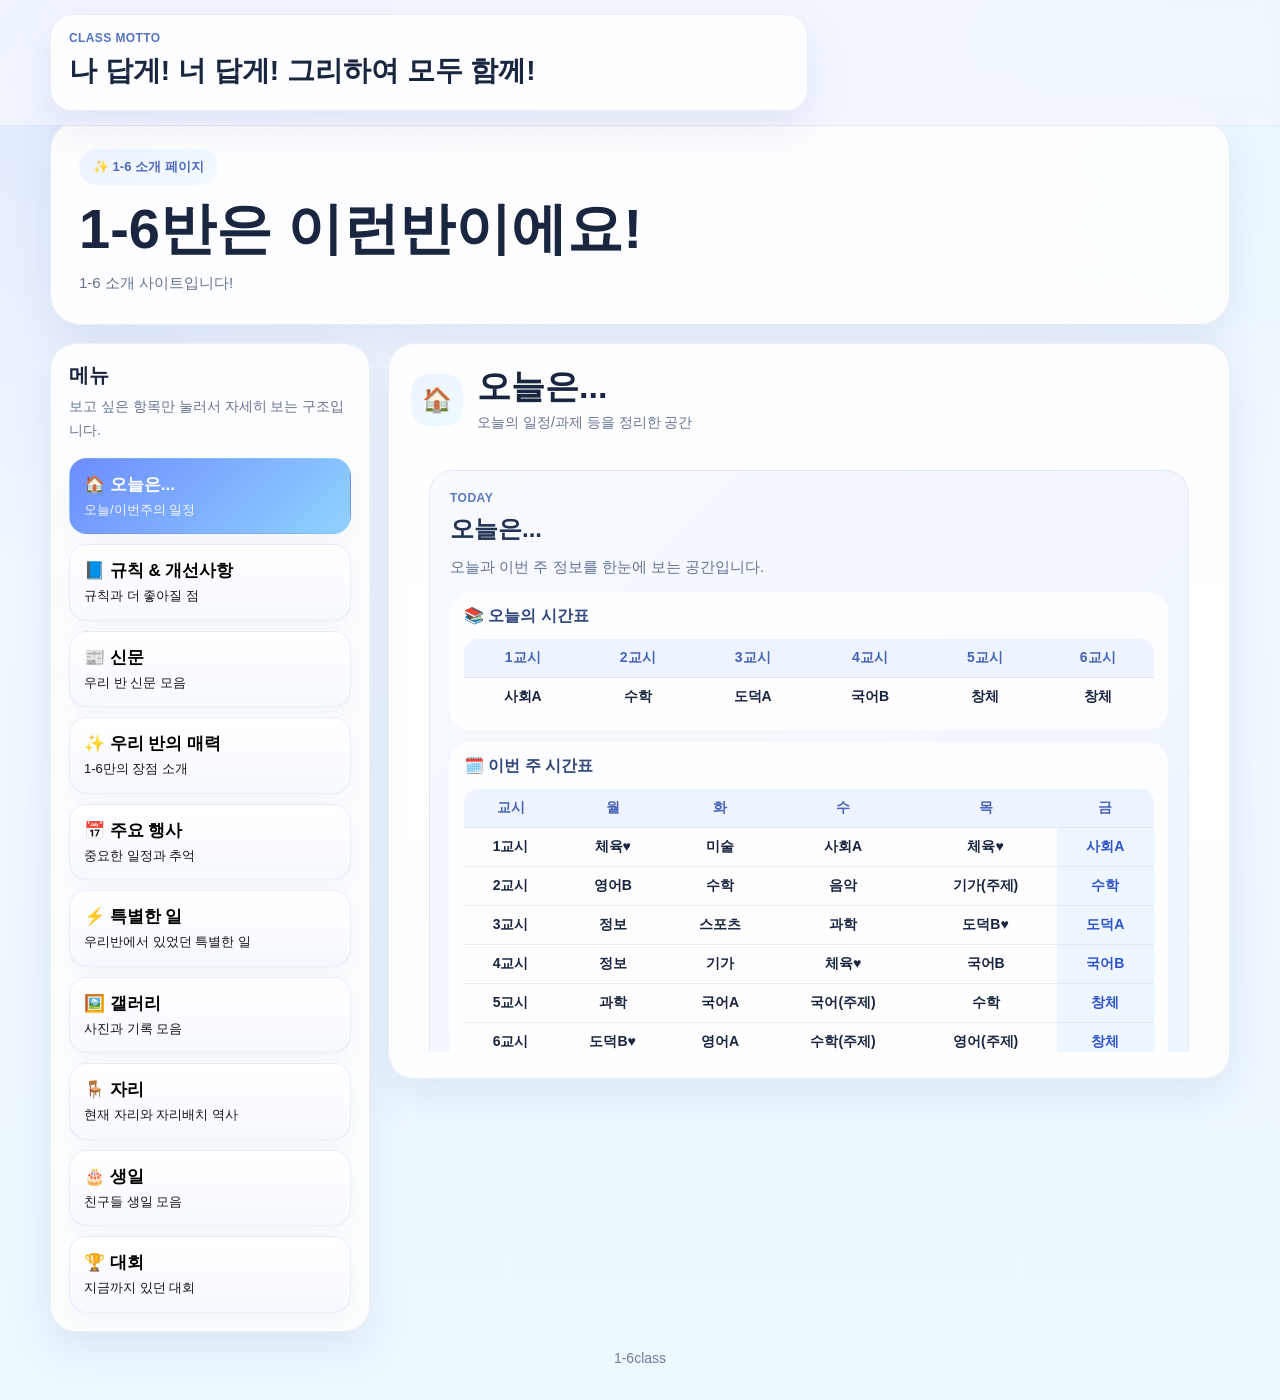
<file: index.html>
<!doctype html>
<html lang="ko">
  <head>
    <meta charset="UTF-8" />
    <meta name="viewport" content="width=device-width, initial-scale=1.0" />
    <meta name="robots" content="noindex, nofollow" />
    <title>1-6 소개 페이지</title>
    <link rel="stylesheet" href="style.css" />
    <link rel="stylesheet" href="scrollbar.css" />
  </head>
  <body>
    <div class="topbar">
      <div class="topbar-inner">
        <div class="motto-box">
          <div class="label">CLASS MOTTO</div>
          <div class="motto-main">나 답게! 너 답게! 그리하여 모두 함께!</div>
        </div>
        <div class="status-box">
          7
          <div class="label">NOW VIEWING</div>
          <div class="status-title" id="nowViewing">오늘은...</div>
          <div class="status-desc">
              1-6 소개 페이지에 오신 것을 환영합니다! 보고 싶은 항목을 메뉴에서 선택해 주세요.
            </div>
          </div>
        </div>
      </div>
    </div>
    <button
      class="mobile-fab-menu"
      id="mobileFabMenu"
      type="button"
      aria-label="메뉴 열기"
      aria-expanded="false"
      onclick="toggleMobileMenu()"
    >
      <span></span>
      <span></span>
      <span></span>
    </button>

    <div
      class="mobile-menu-backdrop"
      id="mobileMenuBackdrop"
      onclick="closeMobileMenu()"
    ></div>

    <nav class="mobile-side-menu" id="mobileSideMenu" aria-hidden="true">
      <div class="mobile-side-menu-head">
        <div class="mobile-side-menu-title">메뉴</div>
        <button
          class="mobile-side-close"
          type="button"
          aria-label="메뉴 닫기"
          onclick="closeMobileMenu()"
        >
          ✕
        </button>
      </div>

      <div class="mobile-side-menu-list">
        <button
          class="mobile-side-btn active"
          data-page="home"
          onclick="showPage('home', this)"
        >
          오늘은...
        <button
          class="mobile-side-btn"
          data-page="rules_improve"
          onclick="showPage('rules_improve', this)"
        >
          규칙 & 개선사항
        </button>
        <button
          class="mobile-side-btn"
          data-page="article"
          onclick="showPage('article', this)"
        >
          우리반 신문
        </button>
        <button
          class="mobile-side-btn"
          data-page="charm"
          onclick="showPage('charm', this)"
        >
          우리반의 매력
        </button>
        <button
          class="mobile-side-btn"
          data-page="events"
          onclick="showPage('events', this)"
        >
          행사
        </button>
        <button
          class="mobile-side-btn"
          data-page="special"
          onclick="showPage('special', this)"
        >
          특별한 일
        </button>
        <button
          class="mobile-side-btn"
          data-page="gallery"
          onclick="showPage('gallery', this)"
        >
          갤러리
        </button>
        <button
          class="mobile-side-btn"
          data-page="seats"
          onclick="showPage('seats', this)"
        >
          자리
        </button>
        <button
          class="mobile-side-btn"
          data-page="birthday"
          onclick="showPage('birthday', this)"
        >
          생일
        </button>


        <button
          class="mobile-side-btn"
          data-page="tournament"
          onclick="showPage('tournament', this)"
        >
          대회
        </button>

      </div>
    </nav>

    <div class="wrap">
      <section class="hero">
        <div class="hero-card">
          <div class="hero-badge">✨ 1-6 소개 페이지</div>
          <h1>1-6반은 이런반이에요!</h1>
          <div class="hero-text">1-6 소개 사이트입니다!</div>
        </div>
      </section>

      <main class="main-grid">
        <aside class="menu-card">
          <div class="menu-title">메뉴</div>
          <div class="menu-sub">
            보고 싶은 항목만 눌러서 자세히 보는 구조입니다.
          </div>
          <div class="menu-list">
            <button class="menu-btn active" onclick="showPage('home', this)">
              <span class="k">🏠 오늘은...</span
              ><span class="s">오늘/이번주의 일정</span>
            </button>

            <button class="menu-btn" onclick="showPage('rules_improve', this)">
              <span class="k">📘 규칙 & 개선사항</span
              ><span class="s">규칙과 더 좋아질 점</span>
            </button>

            <button class="menu-btn" onclick="showPage('article', this)">
              <span class="k">📰 신문</span
              ><span class="s">우리 반 신문 모음</span>
            </button>

            <button class="menu-btn" onclick="showPage('charm', this)">
              <span class="k">✨ 우리 반의 매력</span
              ><span class="s">1-6만의 장점 소개</span>
            </button>

            <button class="menu-btn" onclick="showPage('events', this)">
              <span class="k">📅 주요 행사</span
              ><span class="s">중요한 일정과 추억</span>
            </button>

            <button class="menu-btn" onclick="showPage('special', this)">
              <span class="k">⚡ 특별한 일</span
              ><span class="s">우리반에서 있었던 특별한 일</span>
            </button>
            <button class="menu-btn" onclick="showPage('gallery', this)">
              <span class="k">🖼️ 갤러리</span
              ><span class="s">사진과 기록 모음</span>
            </button>

            <button class="menu-btn" onclick="showPage('seats', this)">
              <span class="k">🪑 자리</span
              ><span class="s">현재 자리와 자리배치 역사</span>
            </button>
            <button class="menu-btn" onclick="showPage('birthday', this)">
              <span class="k">🎂 생일</span
              ><span class="s">친구들 생일 모음</span>
            </button>

            <button class="menu-btn" onclick="showPage('tournament', this)">
              <span class="k">🏆 대회</span
              ><span class="s">지금까지 있던 대회</span>
            </button>
          </div>
        </aside>

        <section class="content-card">
          <div class="page active" id="page-home">
  <div class="page-header">
    <div class="page-icon">🏠</div>
    <div>
      <div class="page-title">오늘은...</div>
      <div class="page-desc">오늘의 일정/과제 등을 정리한 공간</div>
    </div>
  </div>

  <iframe src="sections/home.html" class="rules-frame"></iframe>
</div>
          <div class="page" id="page-rules_improve">
            <div class="page-header">
              <div class="page-icon">📘</div>
              <div>
                <div class="page-title">규칙 및 개선사항</div>
                <div class="page-desc">
                  반에서 지키는 약속과 더 좋아지기 위한 내용을 함께 모아둔
                  곳입니다.
                </div>
              </div>
            </div>
            <iframe
              src="sections/rules_improve.html"
              class="rules-frame"
            ></iframe>
          </div>

          <div class="page" id="page-article">
            <div class="page-header">
              <div class="page-icon">📰</div>
              <div>
                <div class="page-title">신문</div>
                <div class="page-desc">날짜는 교장 선생님의 승인일 기준입니다.</div>
              </div>
            </div>
            <iframe src="sections/article.html" class="rules-frame"></iframe>
          </div>

          <div class="page" id="page-charm">
            <div class="page-header">
              <div class="page-icon">✨</div>
              <div>
                <div class="page-title">우리 반의 매력</div>
                <div class="page-desc">
                  1-6의 매력! 자랑거리!
                </div>
              </div>
            </div>
            <iframe src="sections/charm.html" class="rules-frame"></iframe>
          </div>
          <div class="page" id="page-events">
            <div class="page-header">
              <div class="page-icon">📅</div>
              <div>
                <div class="page-title">주요 행사</div>
                <div class="page-desc">행사나 일정을 정리한 곳 입니다</div>
              </div>
            </div>
            <iframe src="sections/events.html" class="rules-frame"></iframe>
          </div>
          <div class="page" id="page-special">
            <div class="page-header">
              <div class="page-icon">⚡</div>
              <div>
                <div class="page-title">특별한 일</div>
                <div class="page-desc">
                  우리반 친구들이 벌인 사고나 자리바꾸기 등 특별한 일들을 기록한
                  곳 입니다.
                </div>
              </div>
            </div>
            <iframe src="sections/special.html" class="rules-frame"></iframe>
          </div>
          <div class="page" id="page-gallery">
            <div class="page-header">
              <div class="page-icon">🖼️</div>
              <div>
                <div class="page-title">갤러리</div>
                <div class="page-desc">
                  우리 반의 사진이나 그림 등 시각적인 자료를 모아둔 곳입니다.
                </div>
              </div>
            </div>
            <iframe src="sections/gallery.html" class="rules-frame"></iframe>
          </div>

          <div class="page" id="page-seats">
            <div class="page-header">
              <div class="page-icon">🪑</div>
              <div>
                <div class="page-title">자리</div>
                <div class="page-desc">
                  현재 자리와 자리배치 역사를 볼 수 있는 공간입니다.
                </div>
              </div>
            </div>

            <div class="history-panel" style="min-height: 700px">
              <div class="history-title">자리의 역사</div>
              <div class="history-sub">
                자리의 역사는 전체 배치를 바꾼 기록입니다. 아래로 스크롤하면서
                이전 자리배치를 확인할 수 있습니다.
              </div>

              <div class="history-controls">
                <select
                  class="history-select"
                  id="historySort"
                  onchange="renderSeatHistory()"
                >
                  <option value="latest">최신순</option>
                  <option value="oldest">과거순</option>
                </select>

                <input
                  class="history-search"
                  id="historySearch"
                  type="text"
                  placeholder="날짜 검색 예: 3/3, 3/20, 4/3"
                  oninput="renderSeatHistory()"
                />
              </div>

              <div class="history-meta" id="historyMeta">
                총 0개의 자리배치 기록
              </div>
              <div class="history-scroll" id="historyScroll">
                <div class="history-empty">
                  자리배치 기록을 불러오는 중입니다.
                </div>
              </div>
            </div>
          </div>
          <div class="page" id="page-birthday">
            <div class="page-header">
              <div class="page-icon">🎂</div>
              <div>
                <div class="page-title">생일</div>
                <div class="page-desc">
                  우리 반 친구들의 생일을 모아둔 공간입니다.
                </div>
              </div>
            </div>

            <iframe src="sections/birthday.html" class="rules-frame"></iframe>
          </div>

          <div class="page" id="page-tournament">
            <div class="page-header">
              <div class="page-icon">🏆</div>
              <div>
                <div class="page-title">대회</div>
                <div class="page-desc">
                  PC와 모바일 모두 세로 카드형으로 보여집니다.
                </div>
              </div>
            </div>

            <iframe src="sections/tournament.html" class="rules-frame"></iframe>

            <div class="tip">
              대회
            </div>
          </div>
        </section>
      </main>

      <footer>1-6class</footer>
    </div>
    <script src="./info/seats.js"></script>
    <script>

      function showPage(pageId, btn) {
        document
          .querySelectorAll(".page")
          .forEach((page) => page.classList.remove("active"));

        const targetPage = document.getElementById("page-" + pageId);
        if (targetPage) targetPage.classList.add("active");

        document
          .querySelectorAll(".menu-btn, .mobile-side-btn")
          .forEach((button) => button.classList.remove("active"));

        if (btn) btn.classList.add("active");

        const labels = {
          home: "오늘은...",
          rules_improve: "약속",
          article: "신문",
          charm: "우리 반의 매력",
          events: "주요 행사",
          special: "특별한 일",
          gallery: "갤러리",
          seats: "자리",
          birthday: "생일",
          tournament: "대회",
        };

        const currentLabel = labels[pageId] || "오늘은...";

        const nowViewing = document.getElementById("nowViewing");
        if (nowViewing) nowViewing.textContent = currentLabel;

        const desktopMatch = document.querySelector(
          `.menu-btn[onclick*="${pageId}"]`,
        );
        if (desktopMatch) desktopMatch.classList.add("active");

        const mobileMatch = document.querySelector(
          `.mobile-side-btn[data-page="${pageId}"]`,
        );
        if (mobileMatch) mobileMatch.classList.add("active");

        closeMobileMenu();
      }

      function openMobileMenu() {
        document.body.classList.add("mobile-menu-open");

        const sideMenu = document.getElementById("mobileSideMenu");
        const backdrop = document.getElementById("mobileMenuBackdrop");
        const fab = document.getElementById("mobileFabMenu");

        if (sideMenu) sideMenu.setAttribute("aria-hidden", "false");
        if (backdrop) backdrop.classList.add("show");
        if (fab) fab.setAttribute("aria-expanded", "true");
      }

      function closeMobileMenu() {
        document.body.classList.remove("mobile-menu-open");

        const sideMenu = document.getElementById("mobileSideMenu");
        const backdrop = document.getElementById("mobileMenuBackdrop");
        const fab = document.getElementById("mobileFabMenu");

        if (sideMenu) sideMenu.setAttribute("aria-hidden", "true");
        if (backdrop) backdrop.classList.remove("show");
        if (fab) fab.setAttribute("aria-expanded", "false");
      }

      function toggleMobileMenu() {
        if (document.body.classList.contains("mobile-menu-open")) {
          closeMobileMenu();
        } else {
          openMobileMenu();
        }
      }

      window.addEventListener("keydown", (e) => {
        if (e.key === "Escape") closeMobileMenu();
      });

      function parseMonthDay(text) {
        const m = String(text)
          .trim()
          .match(/^(\d{1,2})\/(\d{1,2})$/);
        if (!m) return null;
        return { month: Number(m[1]), day: Number(m[2]) };
      }

      function compareMonthDay(a, b) {
        if (a.month !== b.month) return a.month - b.month;
        return a.day - b.day;
      }

      function rangeIncludesDate(rangeText, queryText) {
        const rawRange = String(rangeText).trim();
        const rawQuery = String(queryText).trim();

        if (!rawQuery) return true;

        const query = parseMonthDay(rawQuery);

        if (!query) {
          return rawRange.includes(rawQuery);
        }

        const parts = rawRange.split("~").map((v) => v.trim());

        if (parts.length !== 2) {
          return rawRange.includes(rawQuery);
        }

        const start = parseMonthDay(parts[0]);
        const endText = parts[1];

        if (!start) {
          return rawRange.includes(rawQuery);
        }

        if (endText === "현재") {
          const today = new Date();
          const todayMonthDay = {
            month: today.getMonth() + 1,
            day: today.getDate(),
          };

          return (
            compareMonthDay(start, query) <= 0 &&
            compareMonthDay(query, todayMonthDay) <= 0
          );
        }

        const end = parseMonthDay(endText);

        if (!end) {
          return rawRange.includes(rawQuery);
        }

        return (
          compareMonthDay(start, query) <= 0 && compareMonthDay(query, end) <= 0
        );
      }
      function escapeHtml(text) {
  return String(text)
    .replace(/&/g, "&amp;")
    .replace(/</g, "&lt;")
    .replace(/>/g, "&gt;")
    .replace(/"/g, "&quot;")
    .replace(/'/g, "&#039;");
}

      function renderSeatHistory() {
        const sort = document.getElementById("historySort").value;
        const keyword = document.getElementById("historySearch").value.trim();
        const scroll = document.getElementById("historyScroll");
        const meta = document.getElementById("historyMeta");

        let records = Array.isArray(seatHistoryRecords) ? [...seatHistoryRecords] : [];

        if (sort === "latest") {
          records.sort((a, b) => b.order - a.order);
        } else {
          records.sort((a, b) => a.order - b.order);
        }

        if (keyword) {
          records = records.filter((record) => {
            const matchesRange = rangeIncludesDate(record.range, keyword);
            const matchesNote = String(record.note || "").includes(keyword);
            return matchesRange || matchesNote;
          });
        }

        meta.textContent = `총 ${records.length}개의 자리배치 기록`;
        scroll.innerHTML = "";

        if (records.length === 0) {
          scroll.innerHTML = `<div class="history-empty">검색된 자리배치 기록이 없습니다.</div>`;
          return;
        }

        records.forEach((record) => {
          const block = document.createElement("div");
          block.className = "history-item";

          const mapHtml = record.rows
            .map((row) => {
              const pairHtml = row
                .map((pair) => {
                  const seatHtml = pair
  .map((name) => `<div class="history-map-seat">${escapeHtml(name)}</div>`)
  .join("");
                  return `<div class="history-map-pair">${seatHtml}</div>`;
                })
                .join("");

              return `<div class="history-map-row">${pairHtml}</div>`;
            })
            .join("");

          block.innerHTML = `
        <div class="history-date">${record.range}</div>
        ${
          record.note
            ? `<div class="history-note">추가 메모: ${record.note}</div>`
            : ""
        }
        <div class="history-seat-map-wrap">
          <div class="history-seat-map">${mapHtml}</div>
        </div>
      `;

          scroll.appendChild(block);
        });
      }

      renderSeatHistory();
    </script>
    <script src="./info/profile.js"></script>
    <script src="./js/birthday_data.js"></script>
    <script src="./js/birthday_load.js"></script>
    <script src="./info/notice.js"></script>
    <script src="./js/notice_popup.js"></script>
  </body>
</html>
</file>
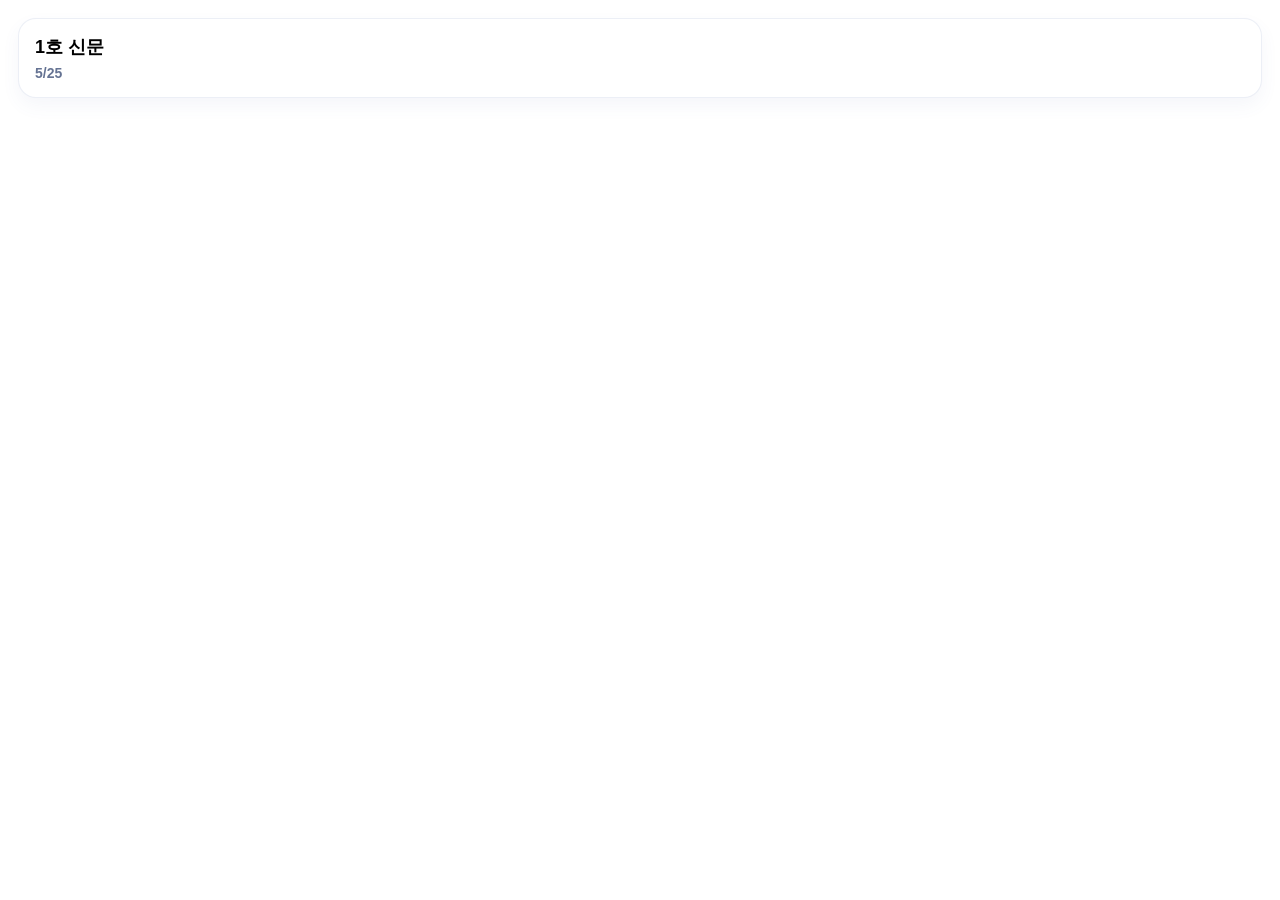
<file: sections/article.html>
<!doctype html>
<html lang="ko">
  <head>
    <meta charset="UTF-8" />
    <meta name="viewport" content="width=device-width, initial-scale=1.0" />
    <link rel="stylesheet" href="../scrollbar.css" />

    <style>
      body {
        margin: 0;
        padding: 18px;
        background: transparent;
        font-family: "Pretendard", "Malgun Gothic", sans-serif;
        color: #1a2540;
      }

      .article-shell {
        display: grid;
        gap: 16px;
      }

      .article-list {
        display: grid;
        gap: 12px;
      }

      .article-btn {
        border: 1px solid rgba(122, 143, 191, 0.14);
        background: white;
        border-radius: 18px;
        padding: 16px;
        text-align: left;
        cursor: pointer;
        box-shadow: 0 8px 18px rgba(88, 109, 165, 0.06);
      }

      .article-title {
        font-size: 18px;
        font-weight: 900;
      }

      .article-date {
        margin-top: 6px;
        font-size: 14px;
        color: #657393;
        font-weight: 700;
      }

      .viewer {
        display: none;
        gap: 14px;
      }

      .viewer.active {
        display: grid;
      }

      .viewer-top {
        display: flex;
        justify-content: space-between;
        gap: 10px;
        flex-wrap: wrap;
        background: white;
        border: 1px solid rgba(122, 143, 191, 0.14);
        border-radius: 18px;
        padding: 12px;
      }

      .viewer-title {
        font-size: 18px;
        font-weight: 900;
      }

      .page-info {
        margin-top: 4px;
        font-size: 14px;
        color: #657393;
        font-weight: 800;
      }

      .viewer-controls {
        display: flex;
        gap: 8px;
        flex-wrap: wrap;
      }

      .viewer-btn {
        border: 0;
        border-radius: 12px;
        padding: 9px 12px;
        background: #eef3ff;
        color: #4e69ba;
        font-weight: 900;
        cursor: pointer;
      }

      .page-stage {
        overflow: auto;
        background: #f4f7ff;
        border: 1px solid rgba(122, 143, 191, 0.14);
        border-radius: 22px;
        padding: 18px;
        min-height: 500px;
        text-align: center;
      }

      .page-image {
        width: 100%;
        max-width: none;
        border-radius: 10px;
        background: white;
        box-shadow: 0 10px 28px rgba(70, 90, 140, 0.18);
        user-select: none;
        -webkit-user-drag: none;
      }

      .empty-state {
        border: 1px dashed rgba(122, 143, 191, 0.24);
        border-radius: 20px;
        padding: 24px;
        background: rgba(255, 255, 255, 0.7);
        color: #73819d;
        text-align: center;
      }
      .newspaper-viewer {
        overflow: hidden;
        cursor: grab;
      }

      .newspaper-viewer.dragging {
        cursor: grabbing;
      }

      .newspaper-inner {
        user-select: none;
        transform-origin: 0 0;
      }
      .page-stage {
        overflow: auto;
        background: #f4f7ff;
        border: 1px solid rgba(122, 143, 191, 0.14);
        border-radius: 22px;
        padding: 18px;
        height: calc(100vh - 230px);
        min-height: 500px;

        cursor: grab;
        overscroll-behavior: contain;

        display: flex;
        justify-content: center;
        align-items: flex-start;
      }

      .page-stage.dragging {
        cursor: grabbing;
      }

      .page-image {
        width: 100%;
        max-width: none;
        border-radius: 10px;
        background: white;
        box-shadow: 0 10px 28px rgba(70, 90, 140, 0.18);
        user-select: none;
        -webkit-user-drag: none;
        pointer-events: none;
      }
    </style>

    <script src="../info/article.js"></script>
  </head>

  <body oncontextmenu="return false;">
    <div class="article-shell">
      <div class="article-list" id="articleList"></div>

      <div class="viewer" id="viewer">
        <div class="viewer-top">
          <div>
            <div class="viewer-title" id="viewerTitle">신문</div>
            <div class="page-info" id="pageInfo">1 / 1</div>
          </div>

          <div class="viewer-controls">
            <button class="viewer-btn" onclick="closeViewer()">BACK</button>
            <button class="viewer-btn" onclick="prevPage()">←</button>
            <button class="viewer-btn" onclick="nextPage()">→</button>
            <button class="viewer-btn" onclick="zoomOut()">-</button>
            <button class="viewer-btn" onclick="zoomIn()">+</button>
            <button class="viewer-btn" onclick="resetZoom()">↻</button>
          </div>
        </div>

        <div class="page-stage newspaper-viewer" id="pageStage">
          <img
            id="pageImage"
            class="page-image"
            alt="신문 페이지"
            draggable="false"
          />
        </div>
      </div>
    </div>

    <script>
      const articleList = document.getElementById("articleList");
      const viewer = document.getElementById("viewer");
      const viewerTitle = document.getElementById("viewerTitle");
      const pageInfo = document.getElementById("pageInfo");
      const pageImage = document.getElementById("pageImage");
      const pageStage = document.getElementById("pageStage");

      let currentArticle = null;
      let currentPage = 0;
      let zoom = 1;

      function escapeHtml(text) {
        return String(text)
          .replace(/&/g, "&amp;")
          .replace(/</g, "&lt;")
          .replace(/>/g, "&gt;")
          .replace(/"/g, "&quot;")
          .replace(/'/g, "&#039;");
      }
      /* =========================
   드래그 이동
========================= */

      let isDragging = false;
      let startX = 0;
      let startY = 0;
      let scrollLeft = 0;
      let scrollTop = 0;

      pageStage.addEventListener("mousedown", (e) => {
        if (zoom <= 1) return;

        isDragging = true;
        pageStage.classList.add("dragging");

        startX = e.pageX;
        startY = e.pageY;

        scrollLeft = pageStage.scrollLeft;
        scrollTop = pageStage.scrollTop;

        e.preventDefault();
      });

      window.addEventListener("mouseup", () => {
        isDragging = false;
        pageStage.classList.remove("dragging");
      });

      window.addEventListener("mousemove", (e) => {
        if (!isDragging) return;

        const dx = e.pageX - startX;
        const dy = e.pageY - startY;

        pageStage.scrollLeft = scrollLeft - dx;
        pageStage.scrollTop = scrollTop - dy;
      });

      /* 모바일 터치 드래그 */

      let touchStartX = 0;
      let touchStartY = 0;
      let touchScrollLeft = 0;
      let touchScrollTop = 0;

      pageStage.addEventListener(
        "touchstart",
        (e) => {
          if (zoom <= 1) return;

          const touch = e.touches[0];

          touchStartX = touch.pageX;
          touchStartY = touch.pageY;

          touchScrollLeft = pageStage.scrollLeft;
          touchScrollTop = pageStage.scrollTop;
        },
        { passive: true },
      );

      pageStage.addEventListener(
        "touchmove",
        (e) => {
          if (zoom <= 1) return;

          const touch = e.touches[0];

          const dx = touch.pageX - touchStartX;
          const dy = touch.pageY - touchStartY;

          pageStage.scrollLeft = touchScrollLeft - dx;
          pageStage.scrollTop = touchScrollTop - dy;
        },
        { passive: true },
      );

      function renderArticleList() {
        const list = Array.isArray(articles) ? articles : [];

        if (list.length === 0) {
          articleList.innerHTML = `
            <div class="empty-state">등록된 신문이 없습니다.</div>
          `;
          return;
        }

        articleList.innerHTML = list
          .map(
            (article, index) => `
              <button class="article-btn" onclick="openArticle(${index})">
                <div class="article-title">${escapeHtml(article.title)}</div>
                <div class="article-date">${escapeHtml(article.date || "")}</div>
              </button>
            `,
          )
          .join("");
      }

      function openArticle(index) {
        const list = Array.isArray(articles) ? articles : [];
        currentArticle = list[index];
        currentPage = 0;
        zoom = 1;

        articleList.style.display = "none";
        viewer.classList.add("active");

        renderPage();
      }

      function closeViewer() {
        viewer.classList.remove("active");
        articleList.style.display = "grid";
      }

      function renderPage() {
        if (!currentArticle || !Array.isArray(currentArticle.pages)) return;

        const pages = currentArticle.pages;

        viewerTitle.textContent = currentArticle.title;
        pageInfo.textContent = `${currentPage + 1} / ${pages.length}`;

        pageImage.src = pages[currentPage];
        pageImage.style.transform = `scale(${zoom})`;
        pageImage.style.transformOrigin = "top center";
      }

      function prevPage() {
        if (!currentArticle || currentPage <= 0) return;
        currentPage--;
        renderPage();
      }

      function nextPage() {
        if (!currentArticle || currentPage >= currentArticle.pages.length - 1)
          return;
        currentPage++;
        renderPage();
      }

      function zoomIn() {
        zoom = Math.min(zoom + 0.15, 3);
        renderPage();
      }

      function zoomOut() {
        zoom = Math.max(zoom - 0.15, 0.5);
        renderPage();
      }

      function resetZoom() {
        zoom = 1;
        renderPage();
      }

      renderArticleList();
    </script>
  </body>
</html>
</file>
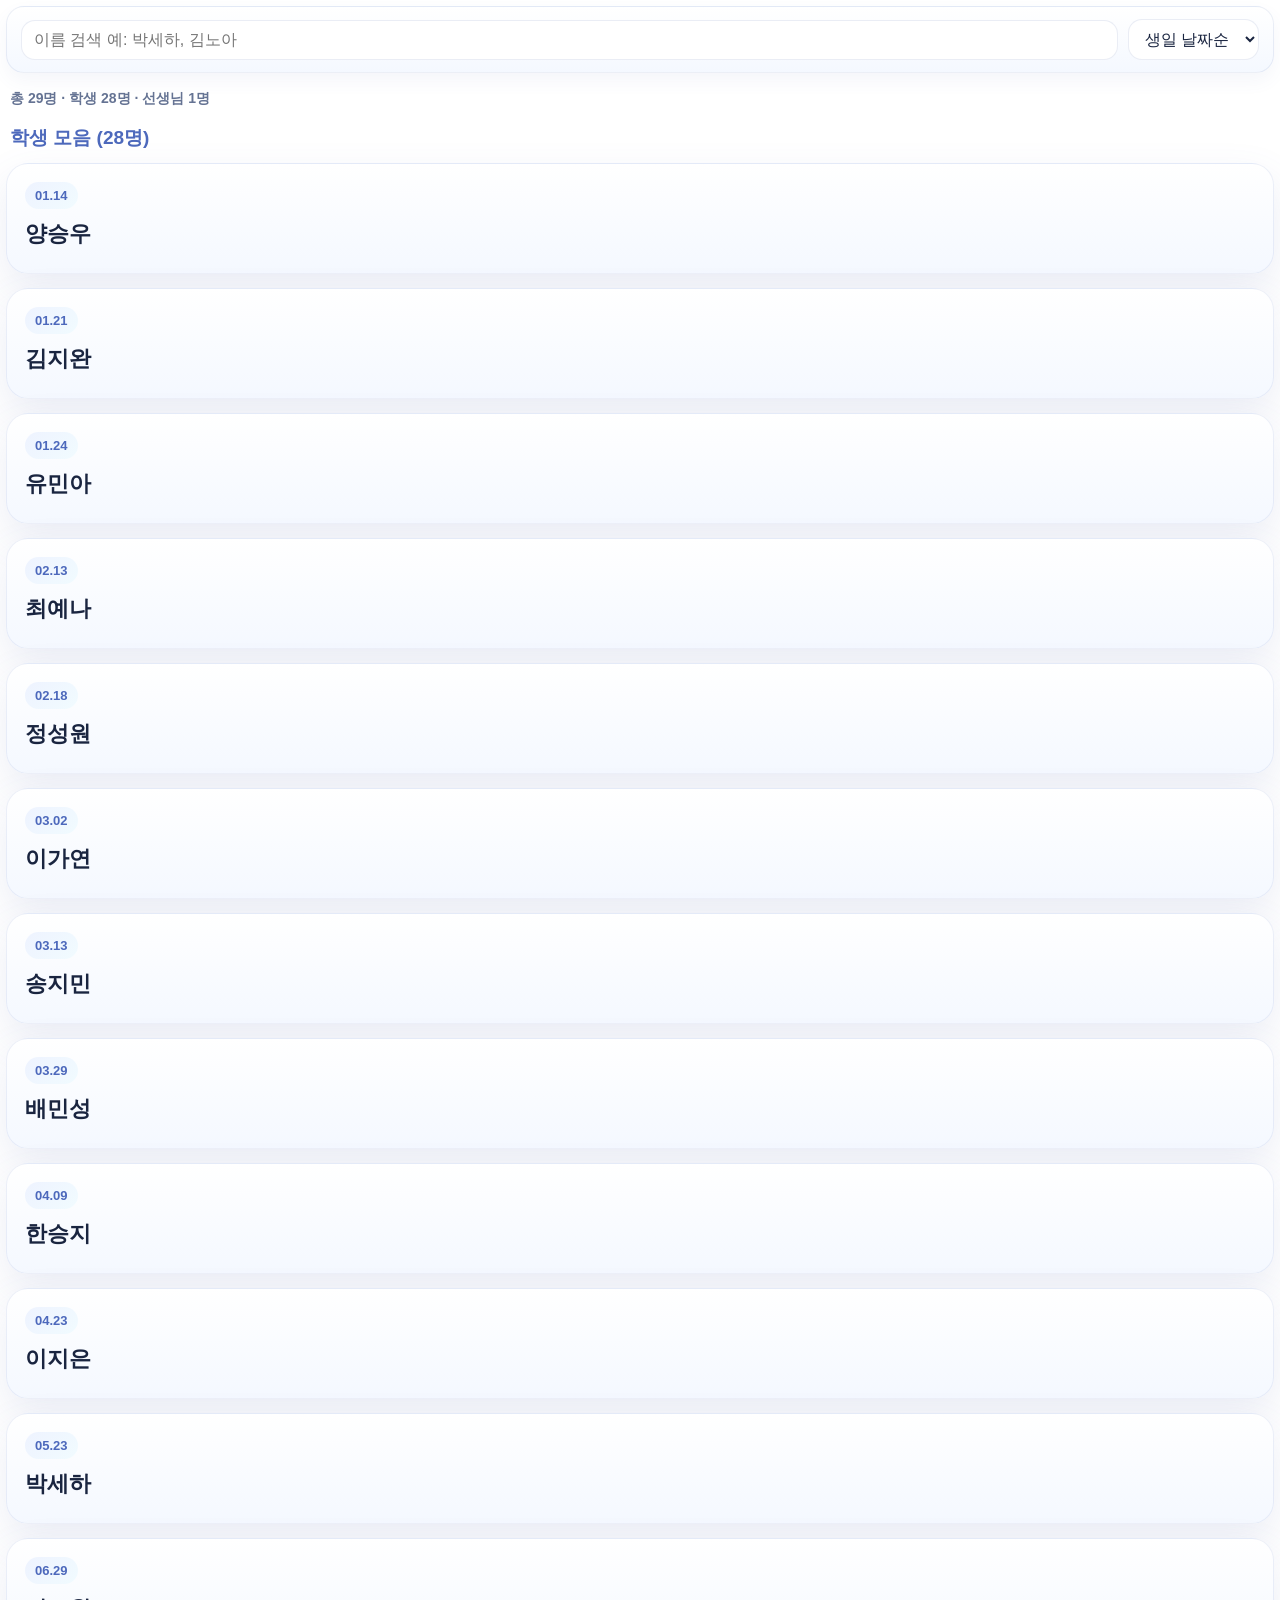
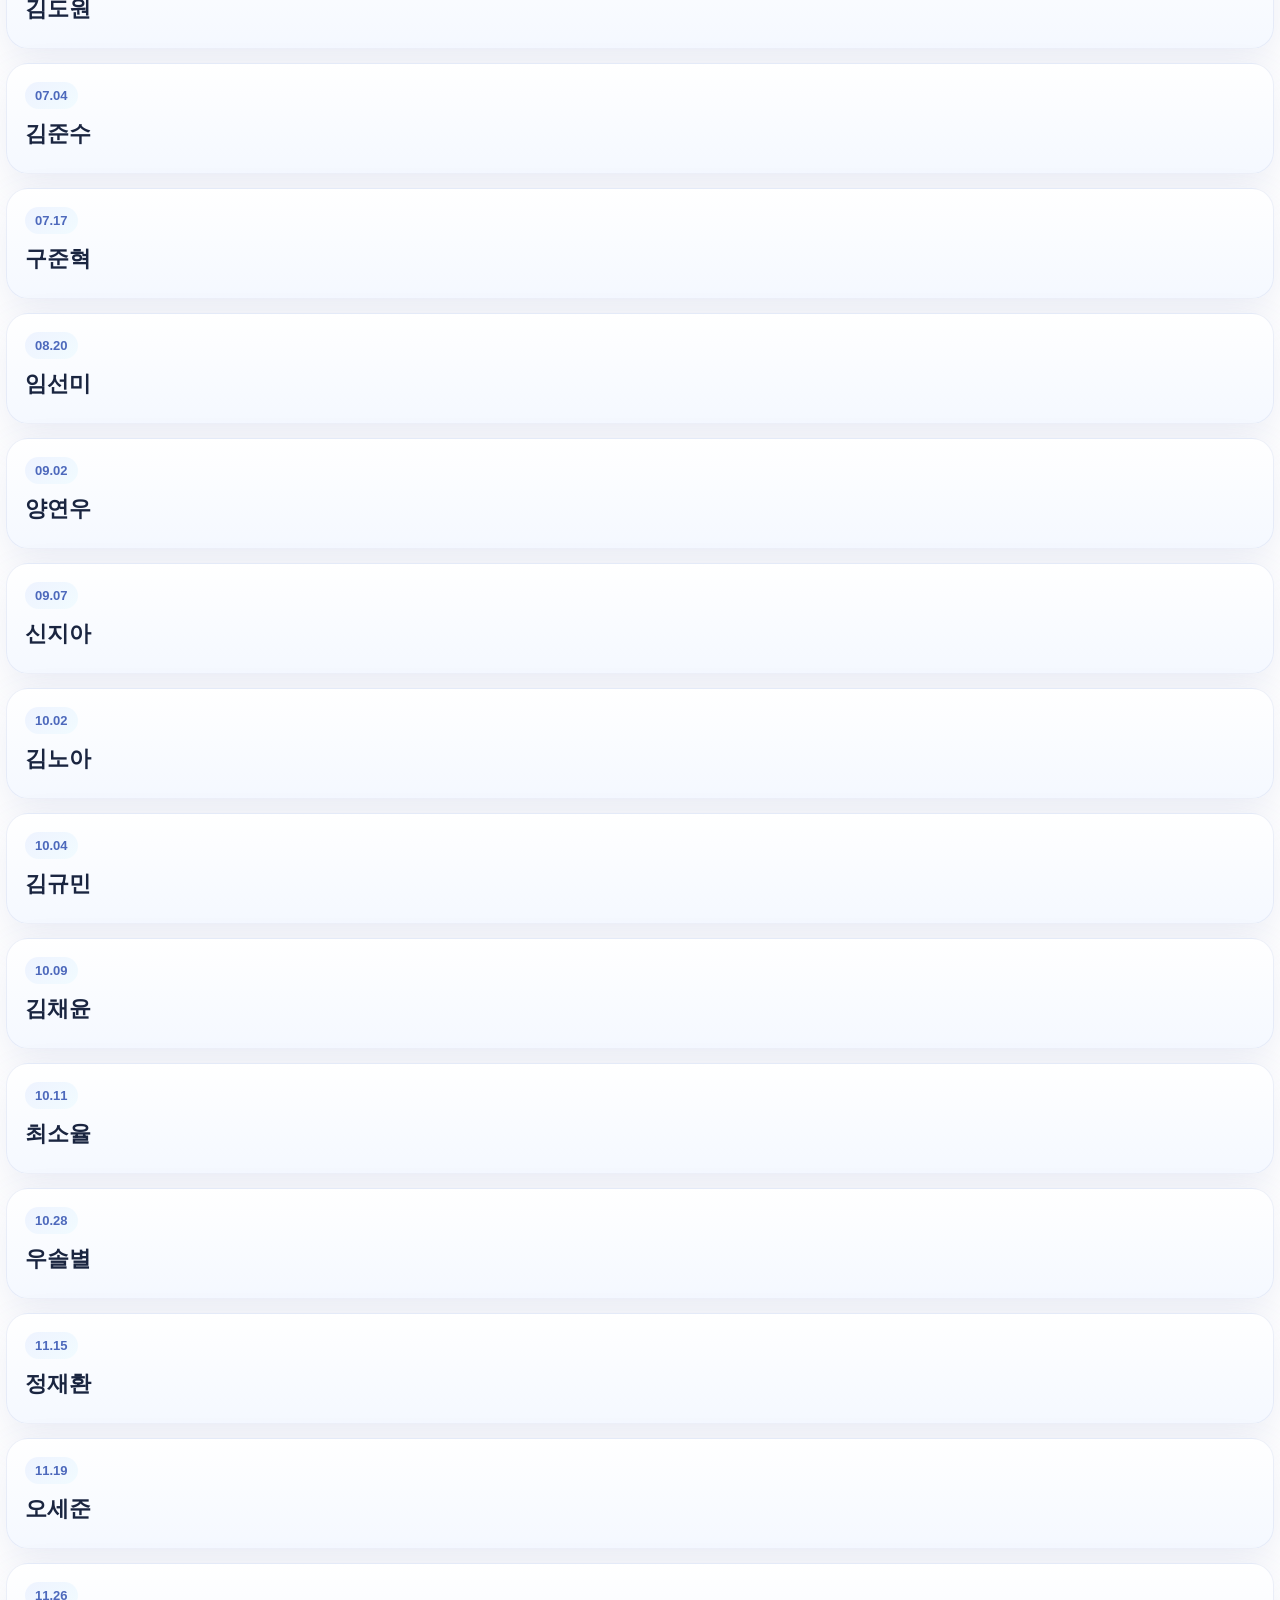
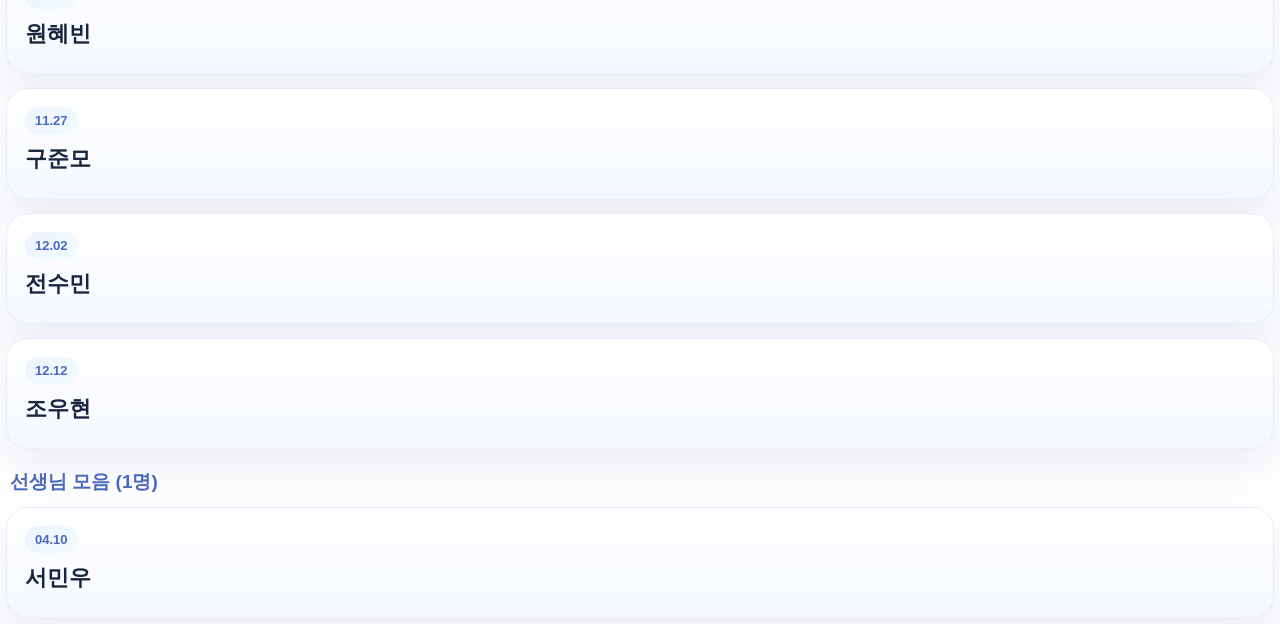
<file: sections/birthday.html>
<!doctype html>
<html lang="ko">
  <head>
    <meta charset="UTF-8" />
    <meta name="viewport" content="width=device-width, initial-scale=1.0" />
    <title>생일</title>

    <style>
      * {
        box-sizing: border-box;
      }

      :root {
        --text: #1a2540;
        --sub: #657393;
        --accent: #6d8dff;
        --accent2: #8fd2ff;
        --line: rgba(122, 143, 191, 0.14);
        --shadow: 0 16px 40px rgba(88, 111, 175, 0.12);
      }

      html,
      body {
        margin: 0;
        padding: 0;
        font-family: "Pretendard", "Malgun Gothic", sans-serif;
        color: var(--text);
        background: transparent;
      }

      body {
        padding: 6px;
      }

      .birthday-shell {
        display: grid;
        gap: 14px;
      }

      .birthday-controls {
        display: flex;
        gap: 10px;
        flex-wrap: wrap;
        align-items: center;
        background: linear-gradient(
          180deg,
          rgba(255, 255, 255, 0.96),
          rgba(244, 248, 255, 0.96)
        );
        border: 1px solid var(--line);
        border-radius: 18px;
        padding: 12px 14px;
        box-shadow: 0 8px 18px rgba(88, 109, 165, 0.06);
      }

      .birthday-search,
      .birthday-sort {
        border: 1px solid rgba(122, 143, 191, 0.16);
        border-radius: 14px;
        background: white;
        padding: 10px 12px;
        font: inherit;
        color: var(--text);
        outline: none;
      }

      .birthday-search {
        flex: 1;
        min-width: 180px;
      }

      .birthday-search:focus,
      .birthday-sort:focus {
        border-color: rgba(109, 141, 255, 0.45);
        box-shadow: 0 0 0 3px rgba(109, 141, 255, 0.08);
      }

      .birthday-meta {
        font-size: 14px;
        color: var(--sub);
        line-height: 1.7;
        padding: 0 4px;
        font-weight: 700;
      }

      .birthday-wrap {
        display: grid;
        gap: 20px;
      }

      .birthday-group {
        display: grid;
        gap: 12px;
      }

      .birthday-group-title {
        font-size: 19px;
        font-weight: 900;
        color: #4d69bc;
        padding: 0 4px;
      }

      .birthday-group-list {
        display: grid;
        gap: 14px;
      }

      .birthday-card {
        background: linear-gradient(
          180deg,
          rgba(255, 255, 255, 0.96),
          rgba(244, 248, 255, 0.96)
        );
        border: 1px solid rgba(130, 150, 205, 0.14);
        border-radius: 22px;
        box-shadow: var(--shadow);
        padding: 18px;
      }

      .birthday-card.today {
        border-color: rgba(109, 141, 255, 0.45);
        box-shadow:
          0 16px 40px rgba(88, 111, 175, 0.12),
          0 0 0 3px rgba(109, 141, 255, 0.08);
      }

      .birthday-date {
        display: inline-block;
        margin-bottom: 10px;
        padding: 6px 10px;
        border-radius: 999px;
        background: linear-gradient(135deg, #eef3ff, #f1fbff);
        color: #4d69bc;
        font-size: 13px;
        font-weight: 900;
      }

      .birthday-name {
        font-size: 22px;
        font-weight: 900;
        margin-bottom: 6px;
      }

      .birthday-note {
        margin-top: 10px;
        padding: 10px 12px;
        border-radius: 14px;
        background: linear-gradient(135deg, #fff8ec, #f7fbff);
        border: 1px solid rgba(122, 143, 191, 0.14);
        color: #5b6785;
        font-size: 14px;
        line-height: 1.7;
        font-weight: 700;
      }

      .birthday-empty {
        border: 2px dashed rgba(122, 143, 191, 0.22);
        border-radius: 22px;
        min-height: 120px;
        background: linear-gradient(
          180deg,
          rgba(255, 255, 255, 0.65),
          rgba(244, 248, 255, 0.92)
        );
        padding: 22px;
        line-height: 1.85;
        font-size: 15px;
        color: var(--sub);
        display: flex;
        align-items: center;
        justify-content: center;
        text-align: center;
      }

      @media (max-width: 768px) {
        body {
          padding: 4px;
        }

        .birthday-card {
          padding: 16px;
        }

        .birthday-name {
          font-size: 19px;
        }

        .birthday-note {
          font-size: 13px;
        }

        .birthday-search,
        .birthday-sort {
          width: 100%;
        }
      }
    </style>
  </head>

  <body>
    <div class="birthday-shell">
      <div class="birthday-controls">
        <input
          type="text"
          id="birthdaySearch"
          class="birthday-search"
          placeholder="이름 검색 예: 박세하, 김노아"
          oninput="renderBirthday()"
        />

        <select
          id="birthdaySort"
          class="birthday-sort"
          onchange="renderBirthday()"
        >
          <option value="date">생일 날짜순</option>
          <option value="name">이름순</option>
        </select>
      </div>

      <div class="birthday-meta" id="birthdayMeta">총 0명</div>

      <div class="birthday-wrap" id="birthdayWrap"></div>
    </div>
    <script src="../info/profile.js"></script>
    <script src="../js/birthday_data.js"></script>

    <script>
      function pad2(n) {
        return String(n).padStart(2, "0");
      }

      function isToday(item) {
        const today = new Date();
        return (
          item.month === today.getMonth() + 1 && item.day === today.getDate()
        );
      }

      function sortRecords(records, sortType) {
        const copied = [...records];

        if (sortType === "name") {
          copied.sort((a, b) => a.name.localeCompare(b.name, "ko"));
        } else {
          copied.sort((a, b) => {
            if (a.month !== b.month) return a.month - b.month;
            return a.day - b.day;
          });
        }

        return copied;
      }

      function filterRecords(records, keyword) {
        if (!keyword) return [...records];
        return records.filter((item) => item.name.includes(keyword));
      }

      function makeCard(item) {
        const today = isToday(item);

        return `
          <article class="birthday-card ${today ? "today" : ""}">
            <div class="birthday-date">${pad2(item.month)}.${pad2(item.day)}</div>
            <div class="birthday-name">${item.name}</div>
            ${
              today && item.note
                ? `<div class="birthday-note">${item.note}</div>`
                : ""
            }
          </article>
        `;
      }

      function makeSection(title, records) {
        if (!records.length) {
          return `
            <section class="birthday-group">
              <div class="birthday-group-title">${title} (0명)</div>
              <div class="birthday-empty">해당하는 생일 정보가 없습니다.</div>
            </section>
          `;
        }

        return `
          <section class="birthday-group">
            <div class="birthday-group-title">${title} (${records.length}명)</div>
            <div class="birthday-group-list">
              ${records.map(makeCard).join("")}
            </div>
          </section>
        `;
      }

      function renderBirthday() {
        const wrap = document.getElementById("birthdayWrap");
        const meta = document.getElementById("birthdayMeta");
        const keyword = document.getElementById("birthdaySearch").value.trim();
        const sortType = document.getElementById("birthdaySort").value;

        const students = sortRecords(
          filterRecords(birthdayData.students, keyword),
          sortType,
        );

        const teachers = sortRecords(
          filterRecords(birthdayData.teachers, keyword),
          sortType,
        );

        const total = students.length + teachers.length;

        meta.textContent = `총 ${total}명 · 학생 ${students.length}명 · 선생님 ${teachers.length}명`;

        if (total === 0) {
          wrap.innerHTML = `
            <div class="birthday-empty">
              검색된 생일 정보가 없습니다.
            </div>
          `;
          return;
        }

        wrap.innerHTML = `
          ${makeSection("학생 모음", students)}
          ${makeSection("선생님 모음", teachers)}
        `;
      }

      renderBirthday();
    </script>
  </body>
</html>
</file>
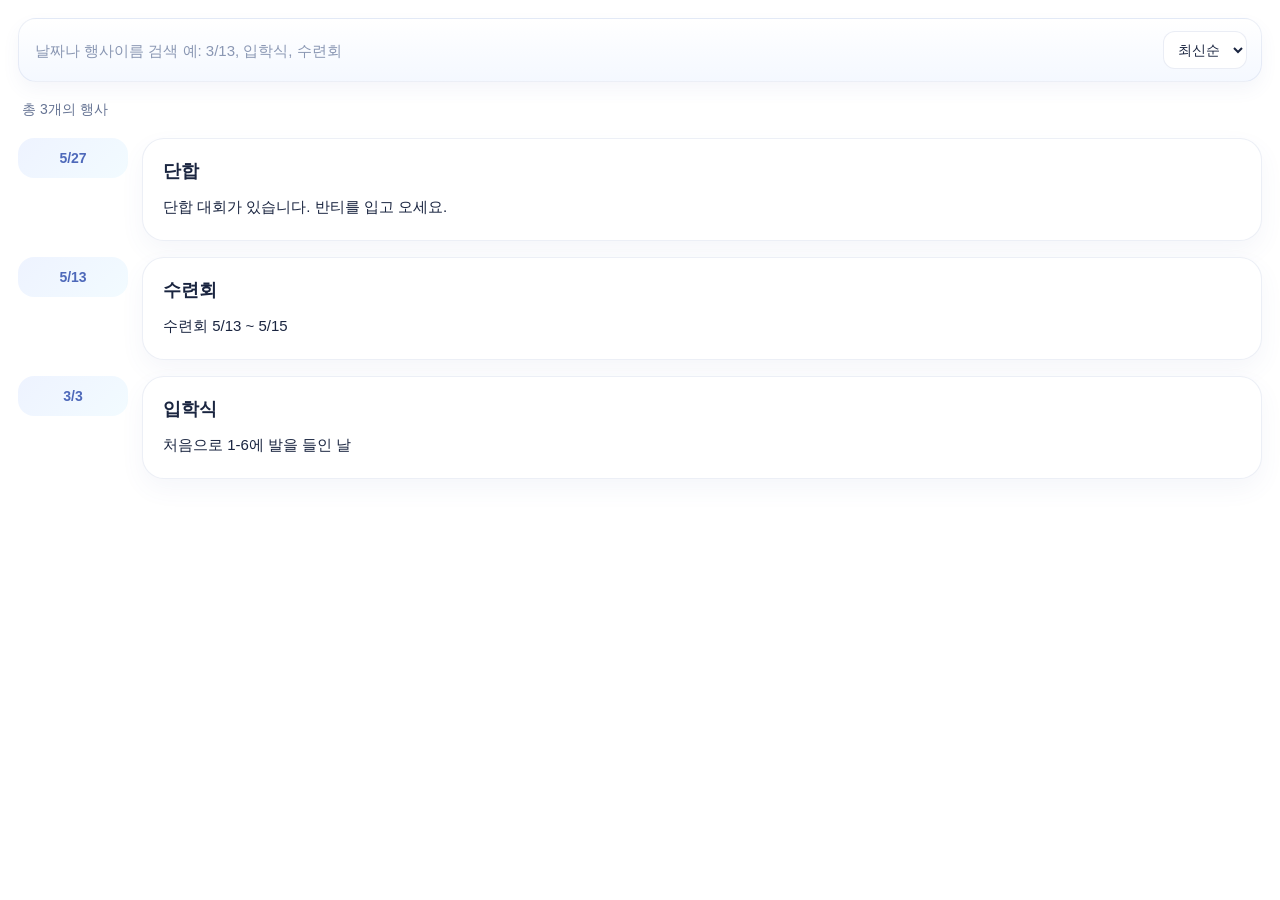
<file: sections/events.html>
<!doctype html>
<html lang="ko">
  <head>
    <meta charset="UTF-8" />
    <meta name="viewport" content="width=device-width, initial-scale=1.0" />
    <link rel="stylesheet" href="../scrollbar.css" />
    <style>
      body {
        margin: 0;
        padding: 18px;
        background: transparent;
        font-family: "Pretendard", "Malgun Gothic", sans-serif;
        color: #1a2540;
      }

      .section-shell {
        display: grid;
        gap: 16px;
      }

      .search-box {
        display: flex;
        gap: 10px;
        align-items: center;
        background: linear-gradient(
          180deg,
          rgba(255, 255, 255, 0.96),
          rgba(244, 248, 255, 0.96)
        );
        border: 1px solid rgba(122, 143, 191, 0.14);
        border-radius: 18px;
        padding: 12px 14px;
        box-shadow: 0 8px 18px rgba(88, 109, 165, 0.06);
      }

      .search-input {
        width: 100%;
        border: none;
        outline: none;
        background: transparent;
        font: inherit;
        font-size: 15px;
        color: #1a2540;
      }

      .search-input::placeholder {
        color: #8a97b3;
      }

      .search-meta {
        font-size: 14px;
        color: #657393;
        line-height: 1.7;
        padding: 0 4px;
      }

      .timeline {
        display: grid;
        gap: 16px;
      }

      .timeline-item {
        display: grid;
        grid-template-columns: 110px 1fr;
        gap: 14px;
        align-items: start;
      }

      .timeline-date {
        background: linear-gradient(135deg, #eef3ff, #f2fbff);
        color: #4e69ba;
        border-radius: 16px;
        padding: 12px 14px;
        font-size: 14px;
        font-weight: 900;
        text-align: center;
      }

      .timeline-card {
        background: white;
        border: 1px solid rgba(122, 143, 191, 0.14);
        border-radius: 22px;
        padding: 20px;
        box-shadow: 0 10px 24px rgba(88, 109, 165, 0.06);
      }

      .timeline-title {
        font-size: 18px;
        font-weight: 900;
        margin-bottom: 10px;
        color: #1a2540;
      }

      .timeline-body {
        color: #1a2540;
        line-height: 1.8;
        font-size: 15px;
      }

      .empty-state {
        border: 1px dashed rgba(122, 143, 191, 0.24);
        border-radius: 20px;
        padding: 24px;
        background: rgba(255, 255, 255, 0.7);
        color: #73819d;
        line-height: 1.8;
        font-size: 14px;
      }

      mark {
        background: linear-gradient(135deg, #eef3ff, #dff4ff);
        color: #2a3f8f;
        padding: 2px 6px;
        border-radius: 6px;
        font-weight: 800;
      }

      @media (max-width: 760px) {
        .timeline-item {
          grid-template-columns: 1fr;
        }

        .timeline-date {
          text-align: left;
        }
      }
      .sort-select {
        border: none;
        outline: none;
        background: white;
        border-radius: 12px;
        padding: 9px 10px;
        font: inherit;
        font-size: 14px;
        color: #1a2540;
        border: 1px solid rgba(122, 143, 191, 0.16);
      }
    </style>

    <script src="../info/events.js"></script>
  </head>

  <body>
    <div class="section-shell">
      <div class="search-box">
        <input
          type="text"
          id="searchInput"
          class="search-input"
          placeholder="날짜나 행사이름 검색 예: 3/13, 입학식, 수련회"
          oninput="renderTimeline()"
        />
        <select id="sortSelect" class="sort-select" onchange="renderTimeline()">
          <option value="latest">최신순</option>
          <option value="oldest">과거순</option>
        </select>
      </div>

      <div class="search-meta" id="searchMeta">총 0개의 행사</div>
      <div class="timeline" id="timeline"></div>
    </div>

    <script>
      const sortSelect = document.getElementById("sortSelect");
      const timeline = document.getElementById("timeline");
      const searchInput = document.getElementById("searchInput");
      const searchMeta = document.getElementById("searchMeta");

      function escapeHtml(text) {
        return String(text)
          .replace(/&/g, "&amp;")
          .replace(/</g, "&lt;")
          .replace(/>/g, "&gt;")
          .replace(/"/g, "&quot;")
          .replace(/'/g, "&#039;");
      }

      function highlightText(text, keyword) {
        const safeText = escapeHtml(text);
        if (!keyword) return safeText;

        const escapedKeyword = keyword.replace(/[.*+?^${}()|[\]\\]/g, "\\$&");
        const regex = new RegExp(`(${escapedKeyword})`, "gi");

        return safeText.replace(regex, "<mark>$1</mark>");
      }

      function getEventSortValue(event) {
        const match = String(event.date || "").match(/(\d{1,2})\/(\d{1,2})/);

        if (!match) return 0;

        const month = Number(match[1]);
        const day = Number(match[2]);

        return month * 100 + day;
      }

      function renderTimeline() {
        const keyword = searchInput.value.trim().toLowerCase();
        const sort = sortSelect.value;

        const eventList = Array.isArray(events) ? [...events] : [];

        const filtered = eventList.filter((event) => {
          const target =
            `${event.date} ${event.title} ${event.body}`.toLowerCase();
          return target.includes(keyword);
        });

        filtered.sort((a, b) => {
          const av = getEventSortValue(a);
          const bv = getEventSortValue(b);

          return sort === "latest" ? bv - av : av - bv;
        });

        searchMeta.textContent = `총 ${filtered.length}개의 행사`;
        timeline.innerHTML = "";

        if (filtered.length === 0) {
          timeline.innerHTML = `
        <div class="empty-state">
          검색된 행사가 없습니다.<br />
          날짜나 행사 이름을 다시 입력해보세요.
        </div>
      `;
          return;
        }

        filtered.forEach((event) => {
          const item = document.createElement("div");
          item.className = "timeline-item";

          item.innerHTML = `
        <div class="timeline-date">
          ${highlightText(event.date, keyword)}
        </div>

        <div class="timeline-card">
          <div class="timeline-title">
            ${highlightText(event.title, keyword)}
          </div>

          <div class="timeline-body">
            ${highlightText(event.body, keyword)}
          </div>
        </div>
      `;

          timeline.appendChild(item);
        });
      }

      renderTimeline();
    </script>
  </body>
</html>
</file>
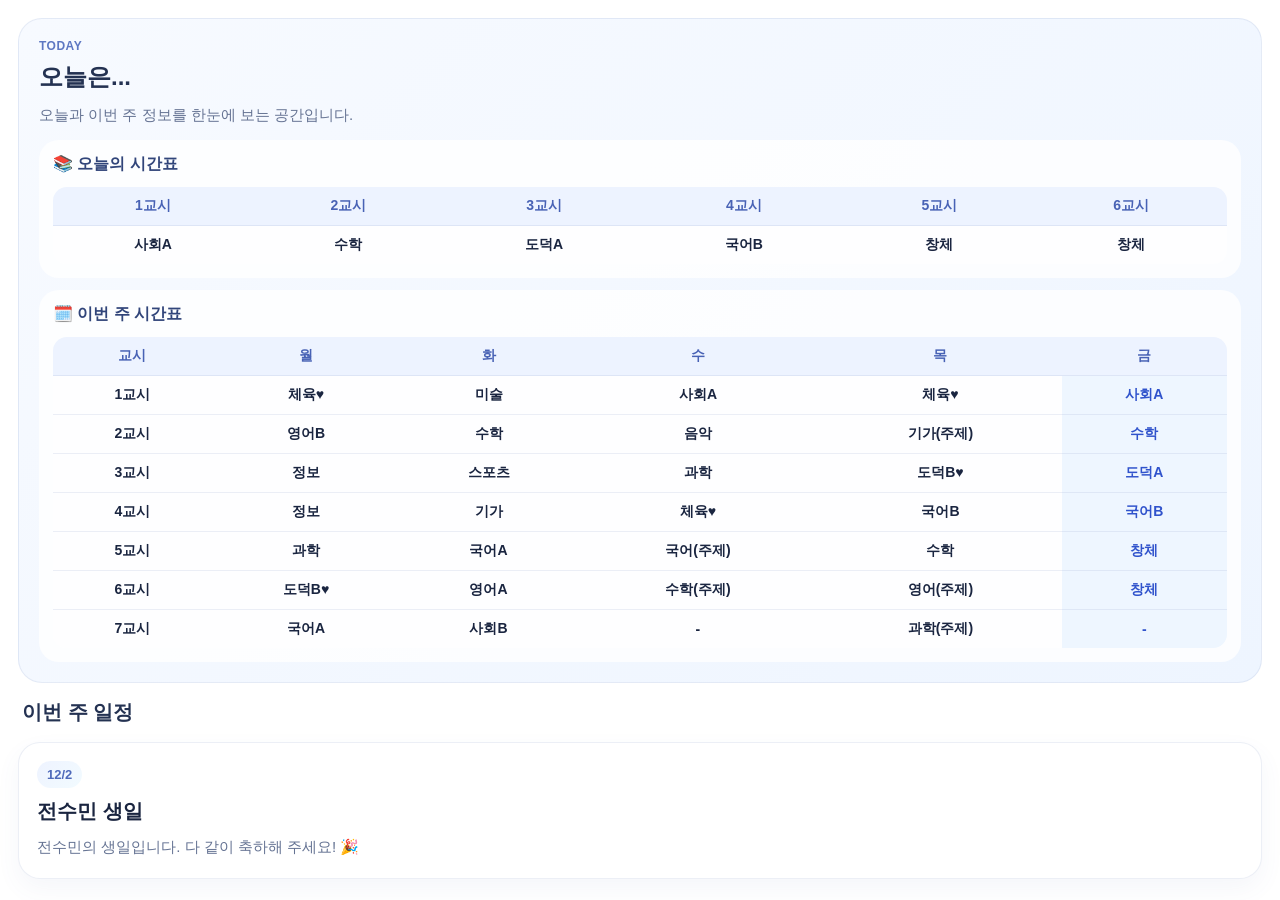
<file: sections/home.html>
<!doctype html>
<html lang="ko">
  <head>
    <meta charset="UTF-8" />
    <meta name="viewport" content="width=device-width, initial-scale=1.0" />
    <link rel="stylesheet" href="../scrollbar.css" />

    <style>
      body {
        margin: 0;
        padding: 18px;
        background: transparent;
        font-family: "Pretendard", "Malgun Gothic", sans-serif;
        color: #1a2540;
      }

      .home-shell {
        display: grid;
        gap: 16px;
      }

      .home-head {
        background: linear-gradient(135deg, #f7faff, #eef5ff);
        border: 1px solid rgba(122, 143, 191, 0.14);
        border-radius: 24px;
        padding: 20px;
      }

      .home-kicker {
        font-size: 12px;
        font-weight: 900;
        color: #5d77c2;
        letter-spacing: 0.5px;
        margin-bottom: 8px;
      }

      .home-title-main {
        font-size: 24px;
        font-weight: 900;
        color: #243252;
        margin-bottom: 8px;
      }

      .home-desc {
        color: #657393;
        line-height: 1.8;
        font-size: 15px;
      }

      .timetable-card {
        margin-top: 12px;
        background: rgba(255, 255, 255, 0.82);
        border-radius: 20px;
        padding: 14px;
        overflow-x: auto;
      }

      .table-title {
        font-size: 16px;
        font-weight: 900;
        margin-bottom: 12px;
        color: #31457a;
      }

      .schedule-table {
        width: 100%;
        border-collapse: collapse;
        overflow: hidden;
        border-radius: 14px;
        min-width: 520px;
      }

      .schedule-table th {
        background: #edf3ff;
        color: #4862b5;
        font-size: 14px;
        padding: 10px;
        font-weight: 900;
        white-space: nowrap;
      }

      .schedule-table td {
        border-top: 1px solid rgba(122, 143, 191, 0.14);
        padding: 10px;
        text-align: center;
        font-size: 14px;
        font-weight: 700;
        color: #1a2540;
        background: rgba(255, 255, 255, 0.7);
        white-space: nowrap;
      }

      .today-highlight {
        background: #eef6ff !important;
        font-weight: 900;
        color: #3053cc !important;
      }

      .home-list {
        display: grid;
        gap: 14px;
      }

      .home-section-title {
        font-size: 20px;
        font-weight: 900;
        color: #243252;
        padding: 0 4px;
      }

      .home-card {
        background: white;
        border: 1px solid rgba(122, 143, 191, 0.14);
        border-radius: 22px;
        padding: 18px;
        box-shadow: 0 10px 24px rgba(88, 109, 165, 0.06);
      }

      .home-date {
        display: inline-block;
        margin-bottom: 10px;
        padding: 6px 10px;
        border-radius: 999px;
        background: linear-gradient(135deg, #eef3ff, #f2fbff);
        color: #4e69ba;
        font-size: 13px;
        font-weight: 900;
      }

      .home-title {
        font-size: 20px;
        font-weight: 900;
        margin-bottom: 8px;
        color: #1a2540;
      }

      .home-body {
        color: #657393;
        line-height: 1.8;
        font-size: 15px;
        white-space: pre-line;
      }

      .empty-state {
        border: 1px dashed rgba(122, 143, 191, 0.24);
        border-radius: 20px;
        padding: 24px;
        background: rgba(255, 255, 255, 0.7);
        color: #73819d;
        line-height: 1.8;
        font-size: 14px;
        text-align: center;
      }
    </style>

    <script src="../info/home.js"></script>
    <script src="../info/profile.js"></script>
    <script src="../js/birthday_data.js"></script>
  </head>

  <body>
    <div class="home-shell">
      <div class="home-head">
        <div class="home-kicker">TODAY</div>
        <div class="home-title-main">오늘은...</div>
        <div class="home-desc">
          오늘과 이번 주 정보를 한눈에 보는 공간입니다.
        </div>

        <div class="timetable-card">
          <div class="table-title">📚 오늘의 시간표</div>
          <div id="todayTimetable"></div>
        </div>

        <div class="timetable-card">
          <div class="table-title">🗓️ 이번 주 시간표</div>
          <div id="weekTimetable"></div>
        </div>
      </div>

      <div class="home-section-title">이번 주 일정</div>
      <div class="home-list" id="homeSchedule"></div>
    </div>

    <script>
      const homeSchedule = document.getElementById("homeSchedule");
      const todayTimetable = document.getElementById("todayTimetable");
      const weekTimetable = document.getElementById("weekTimetable");

      const dayKeys = [
        "sunday",
        "monday",
        "tuesday",
        "wednesday",
        "thursday",
        "friday",
        "saturday",
      ];

      const dayLabels = {
        monday: "월",
        tuesday: "화",
        wednesday: "수",
        thursday: "목",
        friday: "금",
      };

      function normalizeDate(date) {
        return new Date(date.getFullYear(), date.getMonth(), date.getDate());
      }

      function getThisWeekRange() {
        const today = normalizeDate(new Date());
        const day = today.getDay();
        const mondayDiff = day === 0 ? -6 : 1 - day;

        const monday = new Date(today);
        monday.setDate(today.getDate() + mondayDiff);

        const sunday = new Date(monday);
        sunday.setDate(monday.getDate() + 6);

        return { monday, sunday };
      }

      function parseMonthDay(text) {
        const match = String(text || "").match(/(\d{1,2})\/(\d{1,2})/);
        if (!match) return null;

        return {
          month: Number(match[1]),
          day: Number(match[2]),
        };
      }

      function getDateFromMonthDay(month, day) {
        const today = new Date();
        return normalizeDate(new Date(today.getFullYear(), month - 1, day));
      }

      function isThisWeekDate(month, day) {
        const target = getDateFromMonthDay(month, day);
        const { monday, sunday } = getThisWeekRange();

        return target >= monday && target <= sunday;
      }

      function isThisWeekSchedule(item) {
        const parsed = parseMonthDay(item.date);
        if (!parsed) return false;

        return isThisWeekDate(parsed.month, parsed.day);
      }

      function getThisWeekBirthdayEvents() {
        const students = birthdayData.students.map((person) => ({
          ...person,
          type: "student",
        }));

        const teachers = birthdayData.teachers.map((person) => ({
          ...person,
          type: "teacher",
        }));

        return [...students, ...teachers]
          .filter((person) => isThisWeekDate(person.month, person.day))
          .map((person) => {
            const isTeacher = person.type === "teacher";
            const displayName = isTeacher
              ? `${person.name} 선생님`
              : person.name;

            return {
              date: `${person.month}/${person.day}`,
              title: `${displayName} 생일`,
              body: isTeacher
                ? `${displayName}의 생신입니다. 🎂`
                : `${displayName}의 생일입니다. 다 같이 축하해 주세요! 🎉`,
            };
          });
      }

      function getSortValue(item) {
        const parsed = parseMonthDay(item.date);
        if (!parsed) return 0;
        return parsed.month * 100 + parsed.day;
      }

      function escapeHtml(text) {
        return String(text)
          .replace(/&/g, "&amp;")
          .replace(/</g, "&lt;")
          .replace(/>/g, "&gt;")
          .replace(/"/g, "&quot;")
          .replace(/'/g, "&#039;");
      }

      function renderTimetable() {
        const today = new Date();
        const todayKey = dayKeys[today.getDay()];
        const safeTimetable = typeof timetable === "object" ? timetable : {};

        const todaySubjects = safeTimetable[todayKey];

        if (!todaySubjects) {
          todayTimetable.innerHTML = `
            <div class="empty-state">
              오늘은 주말입니다.
            </div>
          `;
        } else {
          todayTimetable.innerHTML = `
            <table class="schedule-table">
              <thead>
                <tr>
                  ${todaySubjects.map((_, i) => `<th>${i + 1}교시</th>`).join("")}
                </tr>
              </thead>
              <tbody>
                <tr>
                  ${todaySubjects
                    .map((subject) => `<td>${escapeHtml(subject)}</td>`)
                    .join("")}
                </tr>
              </tbody>
            </table>
          `;
        }

        const days = [
          ["monday", "월"],
          ["tuesday", "화"],
          ["wednesday", "수"],
          ["thursday", "목"],
          ["friday", "금"],
        ];

        const maxPeriod = Math.max(
          ...days.map(([key]) => (safeTimetable[key] || []).length),
        );

        let weekHtml = `
          <table class="schedule-table">
            <thead>
              <tr>
                <th>교시</th>
                ${days.map(([, label]) => `<th>${label}</th>`).join("")}
              </tr>
            </thead>
            <tbody>
        `;

        for (let i = 0; i < maxPeriod; i++) {
          weekHtml += `<tr>`;
          weekHtml += `<td>${i + 1}교시</td>`;

          days.forEach(([key]) => {
            const subject = safeTimetable[key]?.[i] || "-";
            const cls = key === todayKey ? "today-highlight" : "";

            weekHtml += `
              <td class="${cls}">
                ${escapeHtml(subject)}
              </td>
            `;
          });

          weekHtml += `</tr>`;
        }

        weekHtml += `
            </tbody>
          </table>
        `;

        weekTimetable.innerHTML = weekHtml;
      }

      function renderHomeSchedule() {
        const normalSchedules = Array.isArray(weeklySchedule)
          ? weeklySchedule.filter(isThisWeekSchedule)
          : [];

        const birthdaySchedules = getThisWeekBirthdayEvents();

        const schedules = [...normalSchedules, ...birthdaySchedules].sort(
          (a, b) => getSortValue(a) - getSortValue(b),
        );

        if (schedules.length === 0) {
          homeSchedule.innerHTML = `
            <div class="empty-state">
              이번 주 일정이 없습니다.
            </div>
          `;
          return;
        }

        homeSchedule.innerHTML = schedules
          .map(
            (item) => `
              <article class="home-card">
                <div class="home-date">${escapeHtml(item.date)}</div>
                <div class="home-title">${escapeHtml(item.title)}</div>
                <div class="home-body">${escapeHtml(item.body)}</div>
              </article>
            `,
          )
          .join("");
      }

      renderTimetable();
      renderHomeSchedule();
    </script>
  </body>
</html>
</file>
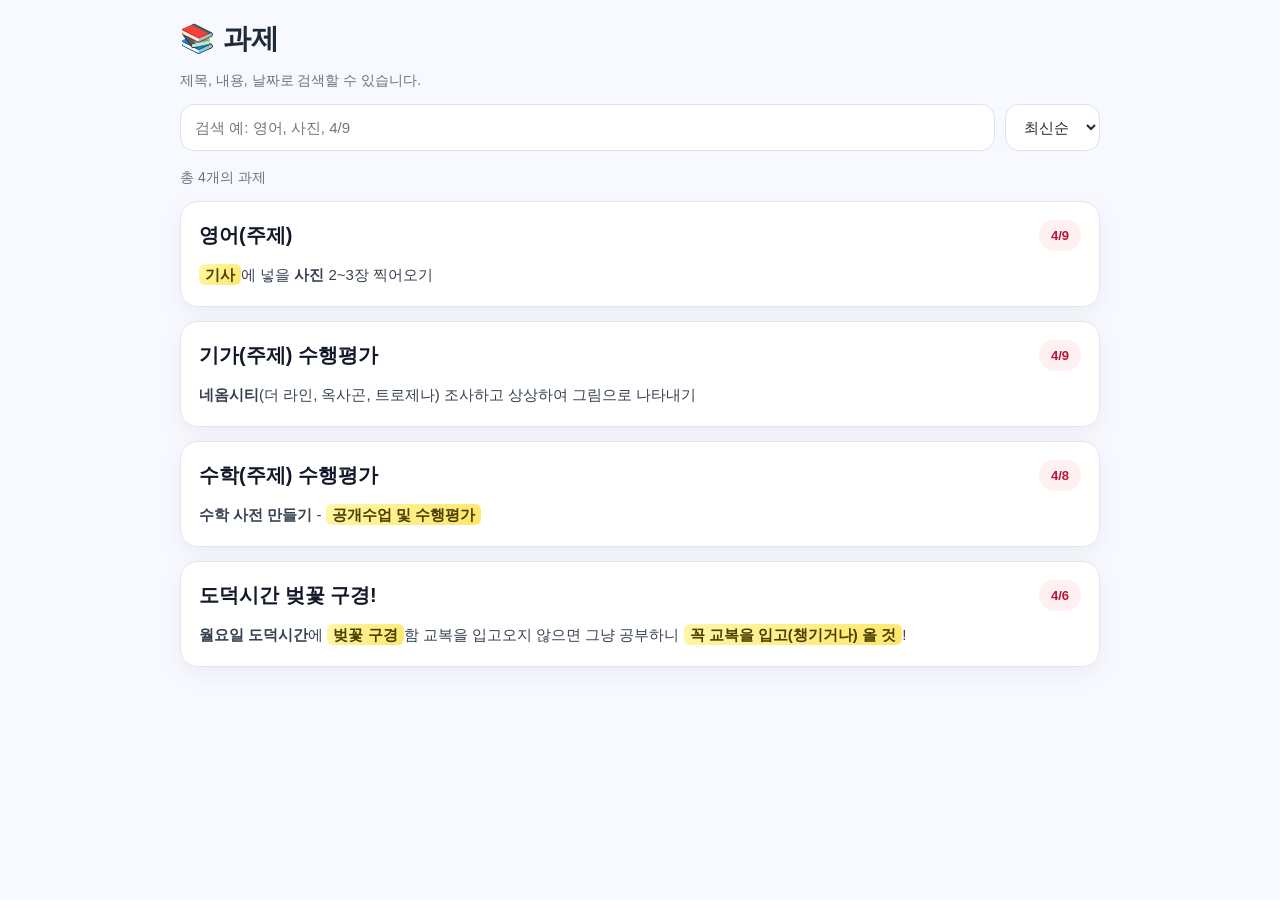
<file: sections/homework.html>
<!doctype html>
<html lang="ko">
  <head>
    <meta charset="UTF-8" />
    <meta name="viewport" content="width=device-width, initial-scale=1.0" />
    <title>과제</title>
    <style>
      * {
        box-sizing: border-box;
      }

      body {
        margin: 0;
        padding: 20px;
        font-family: "Pretendard", "Malgun Gothic", sans-serif;
        background: #f7f9ff;
        color: #1f2937;
      }

      .wrap {
        width: min(920px, 100%);
        margin: 0 auto;
      }

      .top {
        display: flex;
        flex-direction: column;
        gap: 14px;
        margin-bottom: 18px;
      }

      .title {
        font-size: 28px;
        font-weight: 800;
      }

      .desc {
        font-size: 14px;
        color: #6b7280;
      }

      .search-box {
        display: flex;
        gap: 10px;
        flex-wrap: wrap;
      }

      .search-input {
        flex: 1 1 260px;
        min-width: 0;
        border: 1px solid #dbe3f0;
        border-radius: 14px;
        padding: 13px 14px;
        font-size: 15px;
        outline: none;
        background: #ffffff;
      }

      .search-input:focus {
        border-color: #7c9cff;
        box-shadow: 0 0 0 4px rgba(124, 156, 255, 0.14);
      }

      .sort-select {
        border: 1px solid #dbe3f0;
        border-radius: 14px;
        padding: 13px 14px;
        font-size: 15px;
        outline: none;
        background: #ffffff;
        color: #1f2937;
        cursor: pointer;
      }

      .meta {
        font-size: 14px;
        color: #6b7280;
        margin-bottom: 14px;
      }

      .homework-list {
        display: flex;
        flex-direction: column;
        gap: 14px;
      }

      .card {
        background: #ffffff;
        border: 1px solid #e5e7eb;
        border-radius: 18px;
        padding: 18px;
        box-shadow: 0 8px 24px rgba(15, 23, 42, 0.05);
      }

      .card-head {
        display: flex;
        justify-content: space-between;
        align-items: flex-start;
        gap: 12px;
        margin-bottom: 10px;
        flex-wrap: wrap;
      }

      .card-title {
        font-size: 20px;
        font-weight: 800;
        color: #111827;
        line-height: 1.5;
      }

      .due {
        flex-shrink: 0;
        font-size: 13px;
        font-weight: 700;
        border-radius: 999px;
        padding: 8px 12px;
      }

      .card-body {
        font-size: 15px;
        line-height: 1.8;
        color: #374151;
        white-space: pre-line;
      }

      .empty {
        text-align: center;
        padding: 28px 16px;
        border-radius: 16px;
        background: #ffffff;
        border: 1px dashed #cbd5e1;
        color: #64748b;
      }

      .late {
        background: #fff1f2;
        color: #be123c;
      }

      .soon {
        background: #fff7ed;
        color: #c2410c;
      }

      .normal {
        background: #eef4ff;
        color: #334155;
      }

      mark {
        background: linear-gradient(135deg, #eef3ff, #dff4ff);
        color: #2a3f8f;
        padding: 2px 6px;
        border-radius: 6px;
        font-weight: 800;
      }

      .rich-gray {
        display: inline-block;
        padding: 2px 8px;
        border-radius: 8px;
        background: #eef1f5;
        color: #475569;
        font-weight: 700;
      }

      .rich-highlight {
        padding: 2px 6px;
        border-radius: 6px;
        background: linear-gradient(135deg, #fff7a8, #ffe76a);
        color: #4b3f00;
        font-weight: 800;
      }

      .rich-bold {
        font-weight: 900;
      }

      .rich-italic {
        font-style: italic;
      }

      @media (max-width: 640px) {
        body {
          padding: 14px;
        }

        .title {
          font-size: 24px;
        }

        .card {
          padding: 15px;
        }

        .card-title {
          font-size: 18px;
        }

        .sort-select {
          width: 100%;
        }
      }
    </style>
  </head>
  <body>
    <div class="wrap">
      <div class="top">
        <div class="title">📚 과제</div>
        <div class="desc">제목, 내용, 날짜로 검색할 수 있습니다.</div>

        <div class="search-box">
          <input
            id="searchInput"
            class="search-input"
            type="text"
            placeholder="검색 예: 영어, 사진, 4/9"
            oninput="renderHomework()"
          />

          <select
            id="sortSelect"
            class="sort-select"
            onchange="renderHomework()"
          >
            <option value="latest">최신순</option>
            <option value="oldest">과거순</option>
          </select>
        </div>
      </div>

      <div class="meta" id="metaText">총 0개의 과제</div>
      <div class="homework-list" id="homeworkList"></div>
    </div>

    <script>
      const homeworkData = [
        {
          title: "영어(주제)",
          due: "4/9",
          content: "!!기사!!에 넣을 $$사진$$ 2~3장 찍어오기",
        },
        {
          title: "수학(주제) 수행평가",
          due: "4/8",
          content: "$$수학 사전 만들기$$ - !!공개수업 및 수행평가!!",
        },
        {
          title: "기가(주제) 수행평가",
          due: "4/9",
          content:
            "$$네옴시티$$(더 라인, 옥사곤, 트로제나) 조사하고 상상하여 그림으로 나타내기",
        },
        {
          title: "도덕시간 벚꽃 구경!",
          due: "4/6",
          content:
            "$$월요일 도덕시간$$에 !!벚꽃 구경!!함 교복을 입고오지 않으면 그냥 공부하니 !!꼭 교복을 입고(챙기거나) 올 것!!!",
        },
      ];

      function escapeHtml(text) {
        return String(text)
          .replace(/&/g, "&amp;")
          .replace(/</g, "&lt;")
          .replace(/>/g, "&gt;")
          .replace(/"/g, "&quot;")
          .replace(/'/g, "&#039;");
      }

      function applyRichText(text) {
        return text
          .replace(/\$\$(.*?)\$\$/g, '<span class="rich-bold">$1</span>')
          .replace(/%%(.*?)%%/g, '<span class="rich-italic">$1</span>')
          .replace(/\*\*(.*?)\*\*/g, '<span class="rich-gray">$1</span>')
          .replace(/!!(.*?)!!/g, '<span class="rich-highlight">$1</span>');
      }

      function highlightText(text, keyword) {
        let safeText = escapeHtml(text);
        safeText = applyRichText(safeText);

        if (!keyword) return safeText.replace(/\n/g, "<br />");

        const escapedKeyword = keyword.replace(/[.*+?^${}()|[\]\\]/g, "\\$&");
        const regex = new RegExp(`(${escapedKeyword})`, "gi");

        return safeText
          .replace(regex, "<mark>$1</mark>")
          .replace(/\n/g, "<br />");
      }

      function parseMonthDay(text) {
        const match = String(text)
          .trim()
          .match(/^(\d{1,2})\/(\d{1,2})$/);

        if (!match) return null;

        return {
          month: Number(match[1]),
          day: Number(match[2]),
        };
      }

      function parseDueDate(dueText) {
        const parsed = parseMonthDay(dueText);

        if (!parsed) {
          return new Date(2026, 0, 1);
        }

        return new Date(2026, parsed.month - 1, parsed.day);
      }

      function getDueStatusClass(dueText) {
        const parsed = parseMonthDay(dueText);
        if (!parsed) return "normal";

        const today = new Date();
        const current = new Date(
          today.getFullYear(),
          today.getMonth(),
          today.getDate(),
        );

        const dueDate = new Date(
          today.getFullYear(),
          parsed.month - 1,
          parsed.day,
        );

        const diff = Math.floor((dueDate - current) / (1000 * 60 * 60 * 24));

        if (diff < 0) return "late";
        if (diff <= 3) return "soon";
        return "normal";
      }

      function renderHomework() {
        const keyword = document
          .getElementById("searchInput")
          .value.trim()
          .toLowerCase();

        const sortType = document.getElementById("sortSelect").value;
        const list = document.getElementById("homeworkList");
        const meta = document.getElementById("metaText");

        let filtered = homeworkData.filter((item) => {
          const target =
            `${item.title} ${item.content} ${item.due}`.toLowerCase();
          return target.includes(keyword);
        });

        filtered.sort((a, b) => {
          const dateA = parseDueDate(a.due);
          const dateB = parseDueDate(b.due);

          if (sortType === "latest") {
            return dateB - dateA;
          }

          return dateA - dateB;
        });

        meta.textContent = `총 ${filtered.length}개의 과제`;
        list.innerHTML = "";

        if (filtered.length === 0) {
          list.innerHTML = `<div class="empty">검색 결과가 없습니다.</div>`;
          return;
        }

        filtered.forEach((item) => {
          const card = document.createElement("div");
          card.className = "card";

          card.innerHTML = `
            <div class="card-head">
              <div class="card-title">${highlightText(item.title, keyword)}</div>
              <div class="due ${getDueStatusClass(item.due)}">${highlightText(item.due, keyword)}</div>
            </div>
            <div class="card-body">${highlightText(item.content, keyword)}</div>
          `;

          list.appendChild(card);
        });
      }

      renderHomework();
    </script>
  </body>
</html>
</file>
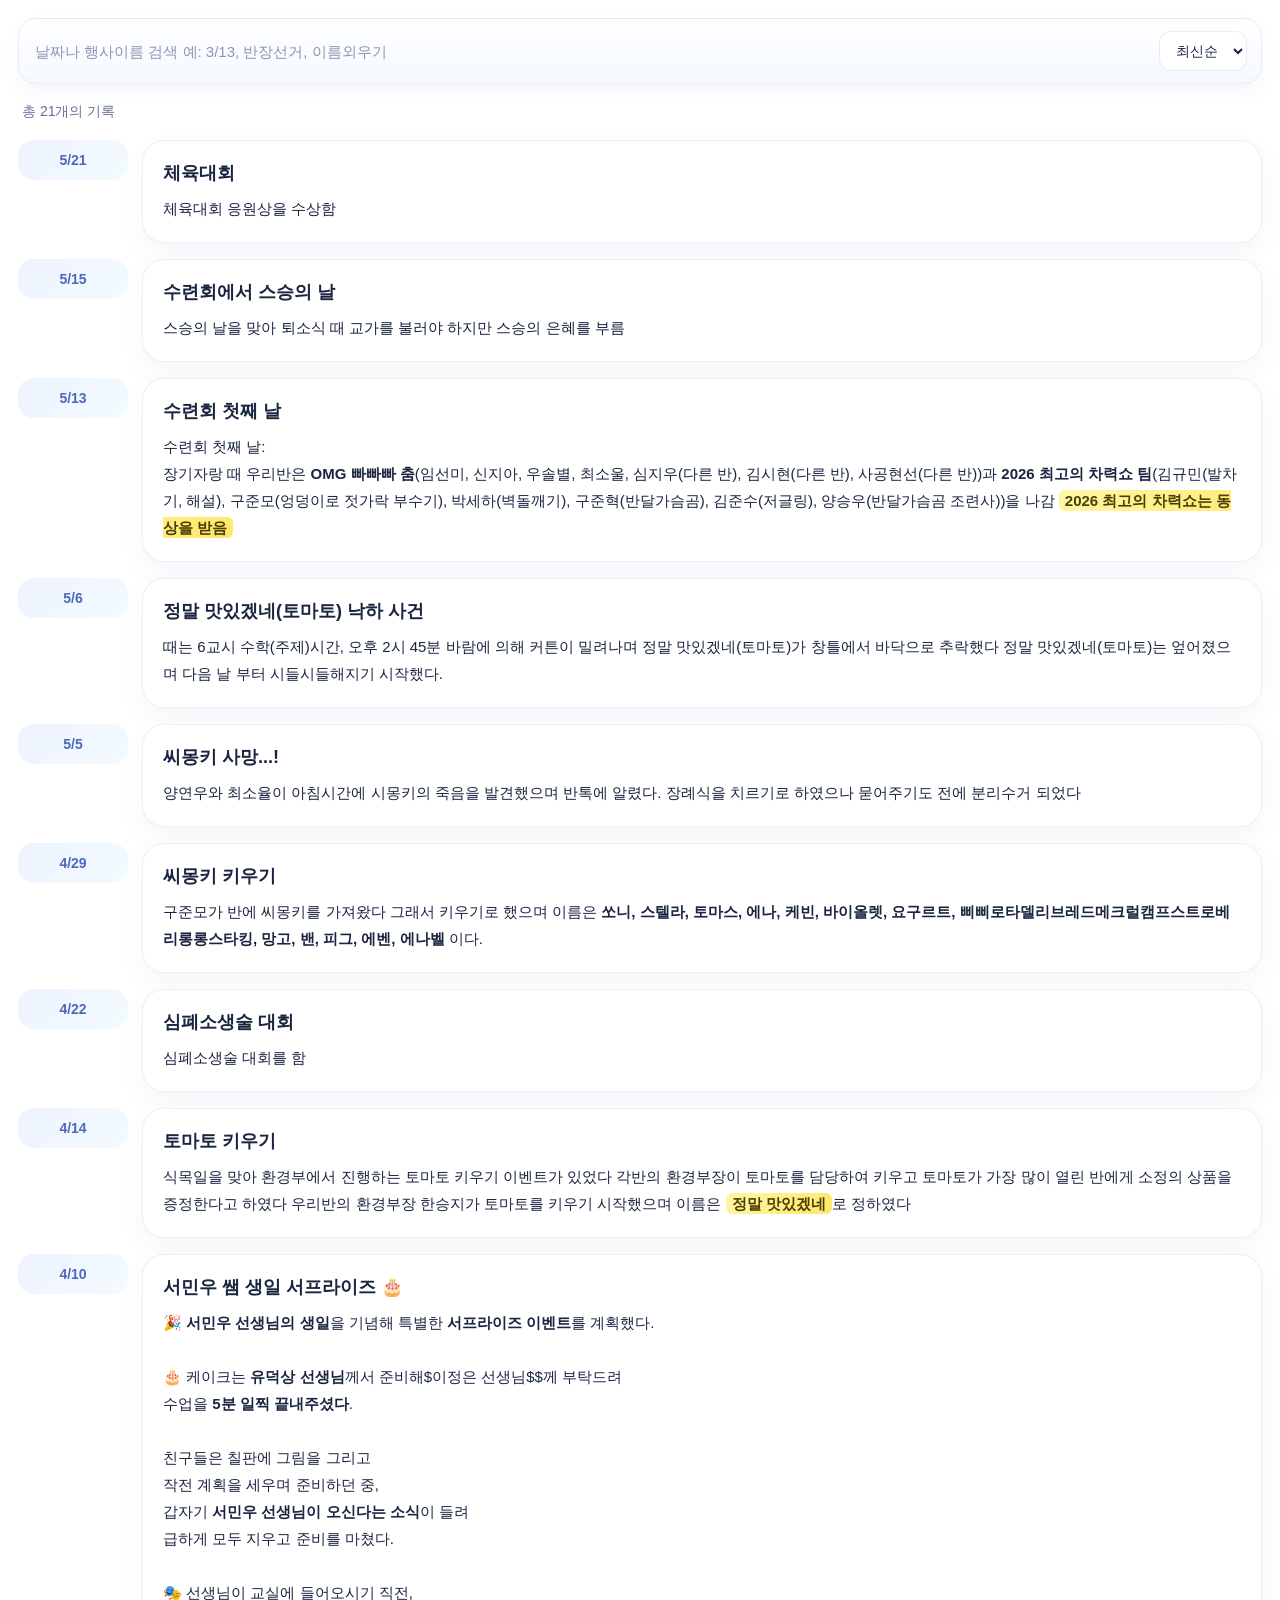
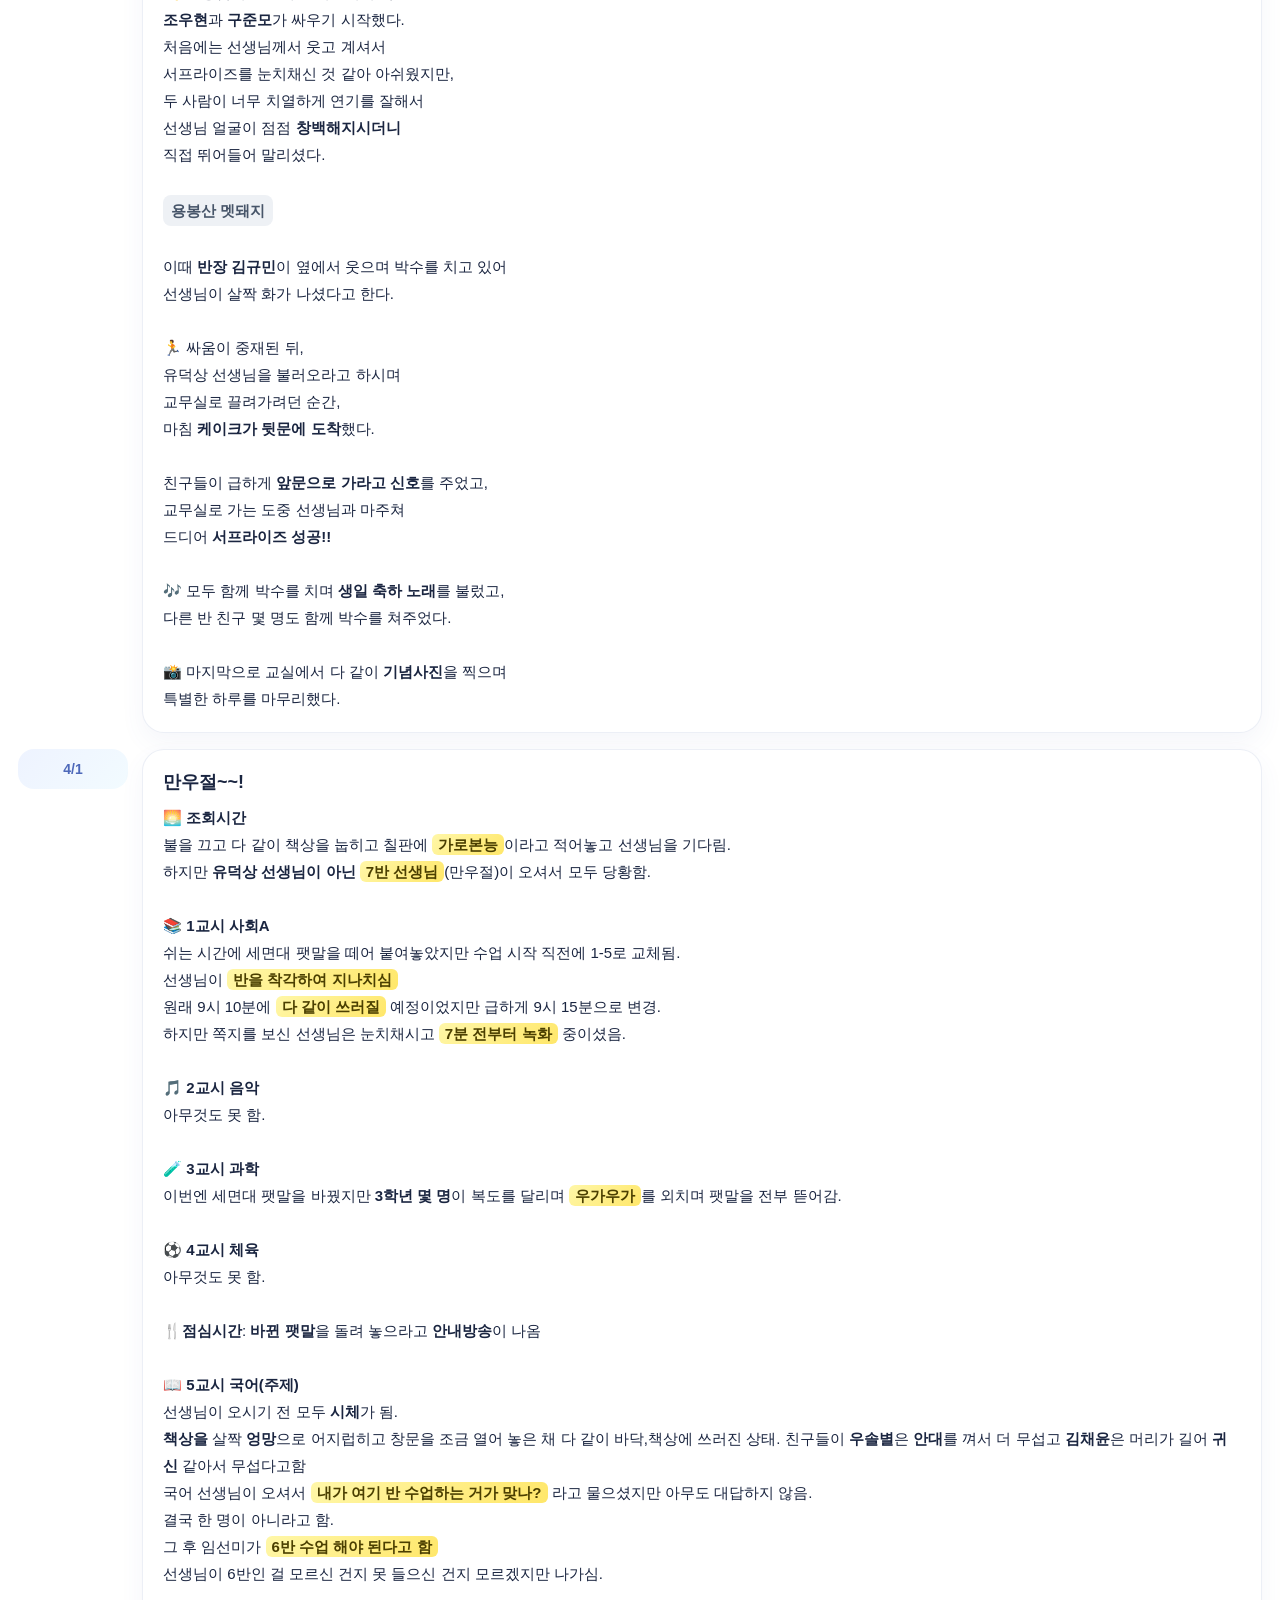
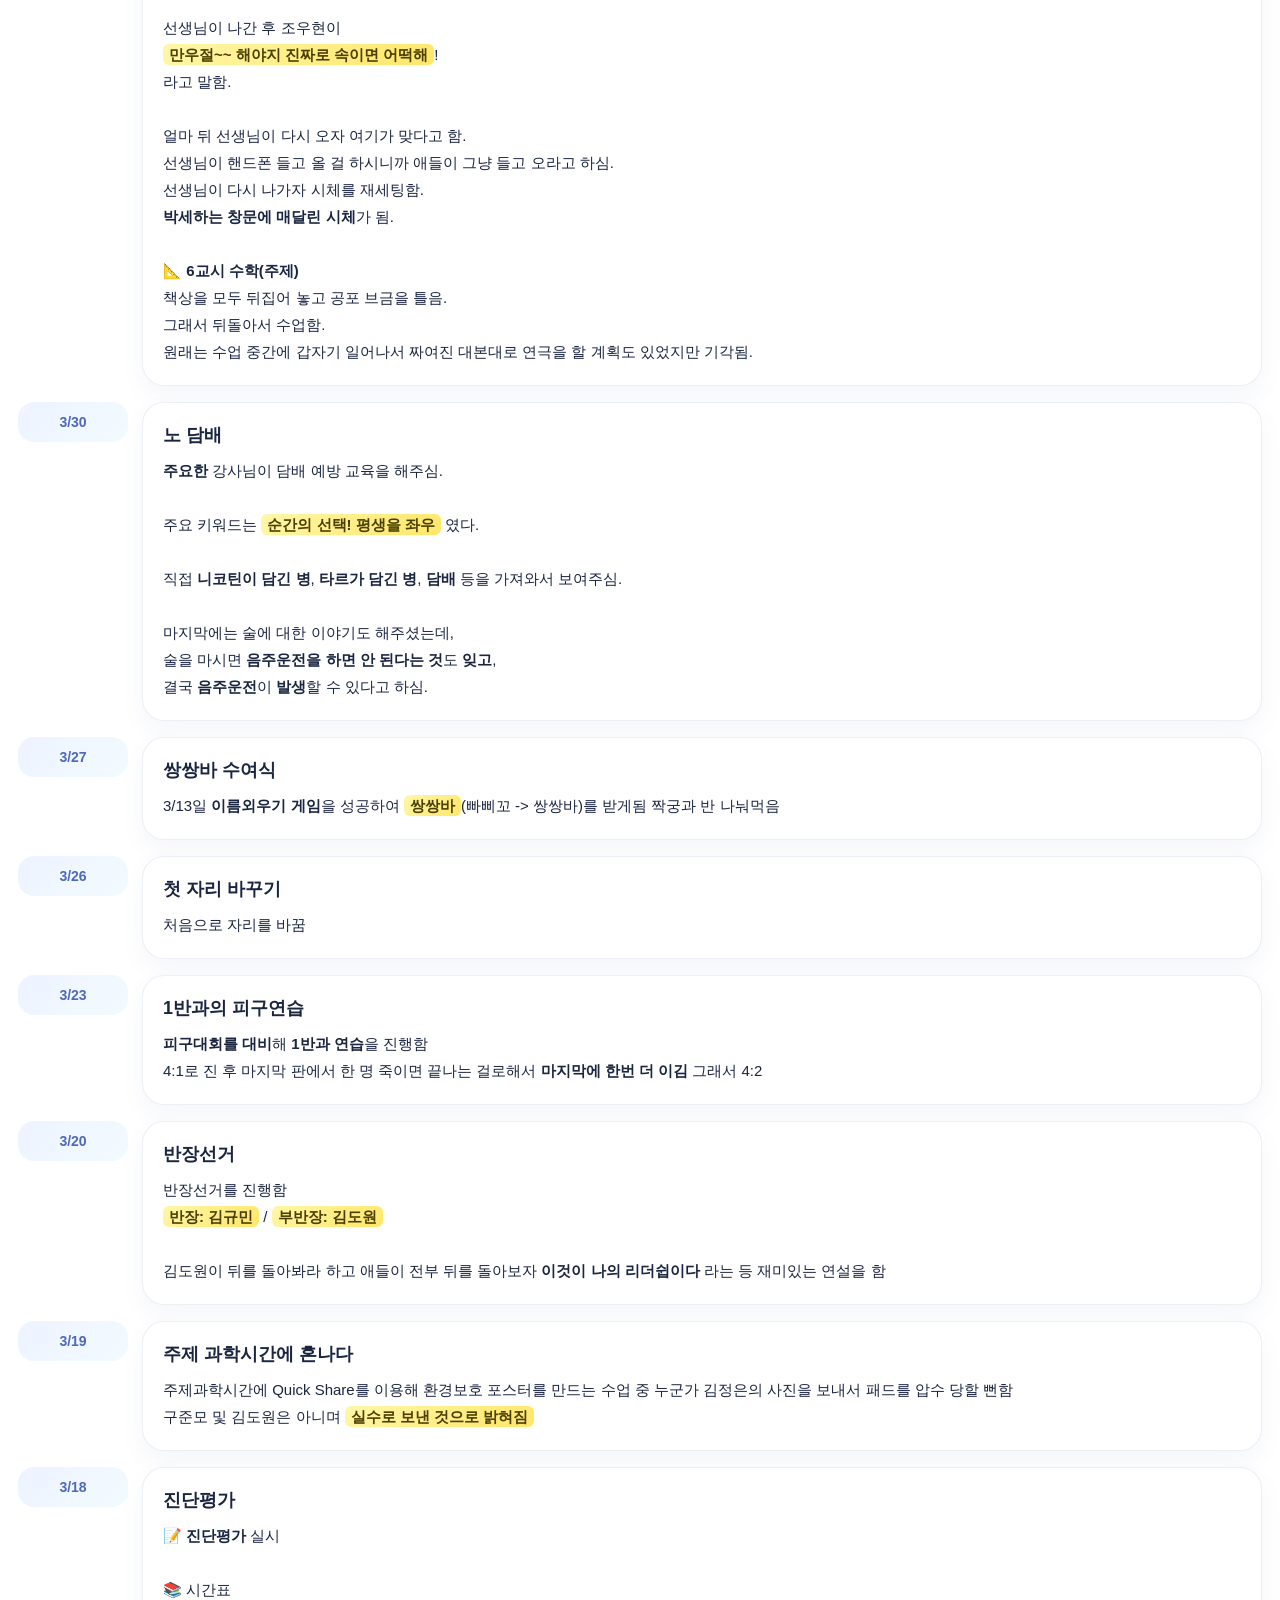
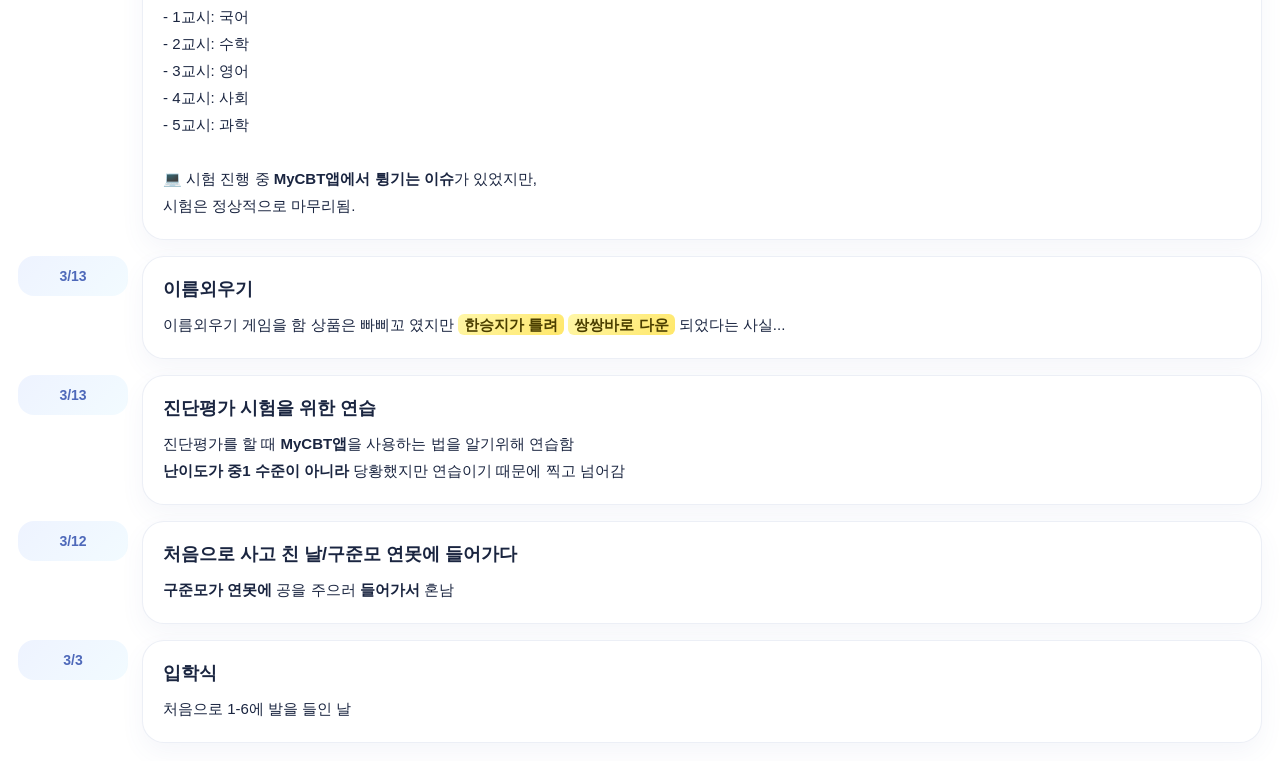
<file: sections/special.html>
<!doctype html>
<html lang="ko">
  <head>
    <meta charset="UTF-8" />
    <meta name="viewport" content="width=device-width, initial-scale=1.0" />
    <link rel="stylesheet" href="../scrollbar.css" />
    <style>
      body {
        margin: 0;
        padding: 18px;
        background: transparent;
        font-family: "Pretendard", "Malgun Gothic", sans-serif;
        color: #1a2540;
      }

      .section-shell {
        display: grid;
        gap: 16px;
      }

      .search-box {
        display: flex;
        gap: 10px;
        align-items: center;
        background: linear-gradient(
          180deg,
          rgba(255, 255, 255, 0.96),
          rgba(244, 248, 255, 0.96)
        );
        border: 1px solid rgba(122, 143, 191, 0.14);
        border-radius: 18px;
        padding: 12px 14px;
        box-shadow: 0 8px 18px rgba(88, 109, 165, 0.06);
        flex-wrap: wrap;
      }

      .search-input {
        flex: 1 1 220px;
        min-width: 0;
        border: none;
        outline: none;
        background: transparent;
        font: inherit;
        font-size: 15px;
        color: #1a2540;
      }

      .search-input::placeholder {
        color: #8a97b3;
      }

      .sort-select {
        flex: 0 0 auto;
        border: 1px solid rgba(122, 143, 191, 0.16);
        outline: none;
        padding: 10px 12px;
        border-radius: 12px;
        background: white;
        font: inherit;
        color: #1a2540;
        font-size: 14px;
        cursor: pointer;
      }

      .search-meta {
        font-size: 14px;
        color: #657393;
        line-height: 1.7;
        padding: 0 4px;
      }

      .timeline {
        display: grid;
        gap: 16px;
      }

      .timeline-item {
        display: grid;
        grid-template-columns: 110px 1fr;
        gap: 14px;
        align-items: start;
      }

      .timeline-date {
        background: linear-gradient(135deg, #eef3ff, #f2fbff);
        color: #4e69ba;
        border-radius: 16px;
        padding: 12px 14px;
        font-size: 14px;
        font-weight: 900;
        text-align: center;
      }

      .timeline-card {
        background: white;
        border: 1px solid rgba(122, 143, 191, 0.14);
        border-radius: 22px;
        padding: 20px;
        box-shadow: 0 10px 24px rgba(88, 109, 165, 0.06);
      }

      .timeline-title {
        font-size: 18px;
        font-weight: 900;
        margin-bottom: 10px;
        color: #1a2540;
      }

      .timeline-body {
        color: #1a2540;
        line-height: 1.8;
        font-size: 15px;
      }

      .empty-state {
        border: 1px dashed rgba(122, 143, 191, 0.24);
        border-radius: 20px;
        padding: 24px;
        background: rgba(255, 255, 255, 0.7);
        color: #73819d;
        line-height: 1.8;
        font-size: 14px;
      }

      mark {
        background: linear-gradient(135deg, #eef3ff, #dff4ff);
        color: #2a3f8f;
        padding: 2px 6px;
        border-radius: 6px;
        font-weight: 800;
      }

      @media (max-width: 760px) {
        .timeline-item {
          grid-template-columns: 1fr;
        }

        .timeline-date {
          text-align: left;
        }

        .sort-select {
          width: 100%;
        }
      }

      .rich-gray {
        display: inline-block;
        padding: 2px 8px;
        border-radius: 8px;
        background: #eef1f5;
        color: #475569;
        font-weight: 700;
      }

      .rich-highlight {
        padding: 2px 6px;
        border-radius: 6px;
        background: linear-gradient(135deg, #fff7a8, #ffe76a);
        color: #4b3f00;
        font-weight: 800;
      }

      .rich-bold {
        font-weight: 900;
      }

      .rich-italic {
        font-style: italic;
      }
    </style>
  </head>
  <body>
    <div class="section-shell">
      <div class="search-box">
        <input
          type="text"
          id="searchInput"
          class="search-input"
          placeholder="날짜나 행사이름 검색 예: 3/13, 반장선거, 이름외우기"
          oninput="renderTimeline()"
        />

        <select id="sortSelect" class="sort-select" onchange="renderTimeline()">
          <option value="latest">최신순</option>
          <option value="oldest">과거순</option>
        </select>
      </div>

      <div class="search-meta" id="searchMeta">총 0개의 기록</div>

      <div class="timeline" id="timeline"></div>
    </div>
    <script src="../info/special.js"></script>
    <script>
      const timeline = document.getElementById("timeline");
      const searchInput = document.getElementById("searchInput");
      const searchMeta = document.getElementById("searchMeta");
      const sortSelect = document.getElementById("sortSelect");

      function escapeHtml(text) {
        return String(text)
          .replace(/&/g, "&amp;")
          .replace(/</g, "&lt;")
          .replace(/>/g, "&gt;")
          .replace(/"/g, "&quot;")
          .replace(/'/g, "&#039;");
      }

      function applyRichText(text) {
        return text
          .replace(/\$\$(.*?)\$\$/g, '<span class="rich-bold">$1</span>')
          .replace(/%%(.*?)%%/g, '<span class="rich-italic">$1</span>')
          .replace(/\*\*(.*?)\*\*/g, '<span class="rich-gray">$1</span>')
          .replace(/!!(.*?)!!/g, '<span class="rich-highlight">$1</span>');
      }

      function highlightText(text, keyword) {
        let safeText = escapeHtml(text);
        safeText = applyRichText(safeText);

        if (!keyword) return safeText.replace(/\n/g, "<br />");

        const escapedKeyword = keyword.replace(/[.*+?^${}()|[\]\\]/g, "\\$&");
        const regex = new RegExp(`(${escapedKeyword})`, "gi");

        return safeText
          .replace(regex, "<mark>$1</mark>")
          .replace(/\n/g, "<br />");
      }

      function parseDate(dateText) {
        const match = String(dateText)
          .trim()
          .match(/^(\d{1,2})\/(\d{1,2})$/);

        if (!match) {
          return new Date(2026, 0, 1);
        }

        const month = Number(match[1]);
        const day = Number(match[2]);
        return new Date(2026, month - 1, day);
      }

      function renderTimeline() {
        const keyword = searchInput.value.trim().toLowerCase();
        const sortType = sortSelect.value;

        let filtered = events.filter((event) => {
          const target =
            `${event.date} ${event.title} ${event.body}`.toLowerCase();
          return target.includes(keyword);
        });

        filtered.sort((a, b) => {
          const dateA = parseDate(a.date);
          const dateB = parseDate(b.date);

          if (sortType === "latest") {
            return dateB - dateA;
          }

          return dateA - dateB;
        });

        searchMeta.textContent = `총 ${filtered.length}개의 기록`;
        timeline.innerHTML = "";

        if (filtered.length === 0) {
          timeline.innerHTML = `
            <div class="empty-state">
              검색된 기록이 없습니다.<br />
              날짜나 행사 이름으로 다시 검색해보세요.
            </div>
          `;
          return;
        }

        filtered.forEach((event) => {
          const item = document.createElement("div");
          item.className = "timeline-item";

          item.innerHTML = `
            <div class="timeline-date">${highlightText(event.date, keyword)}</div>
            <div class="timeline-card">
              <div class="timeline-title">${highlightText(event.title, keyword)}</div>
              <div class="timeline-body">${highlightText(event.body, keyword)}</div>
            </div>
          `;

          timeline.appendChild(item);
        });
      }

      renderTimeline();
    </script>
  </body>
</html>
</file>
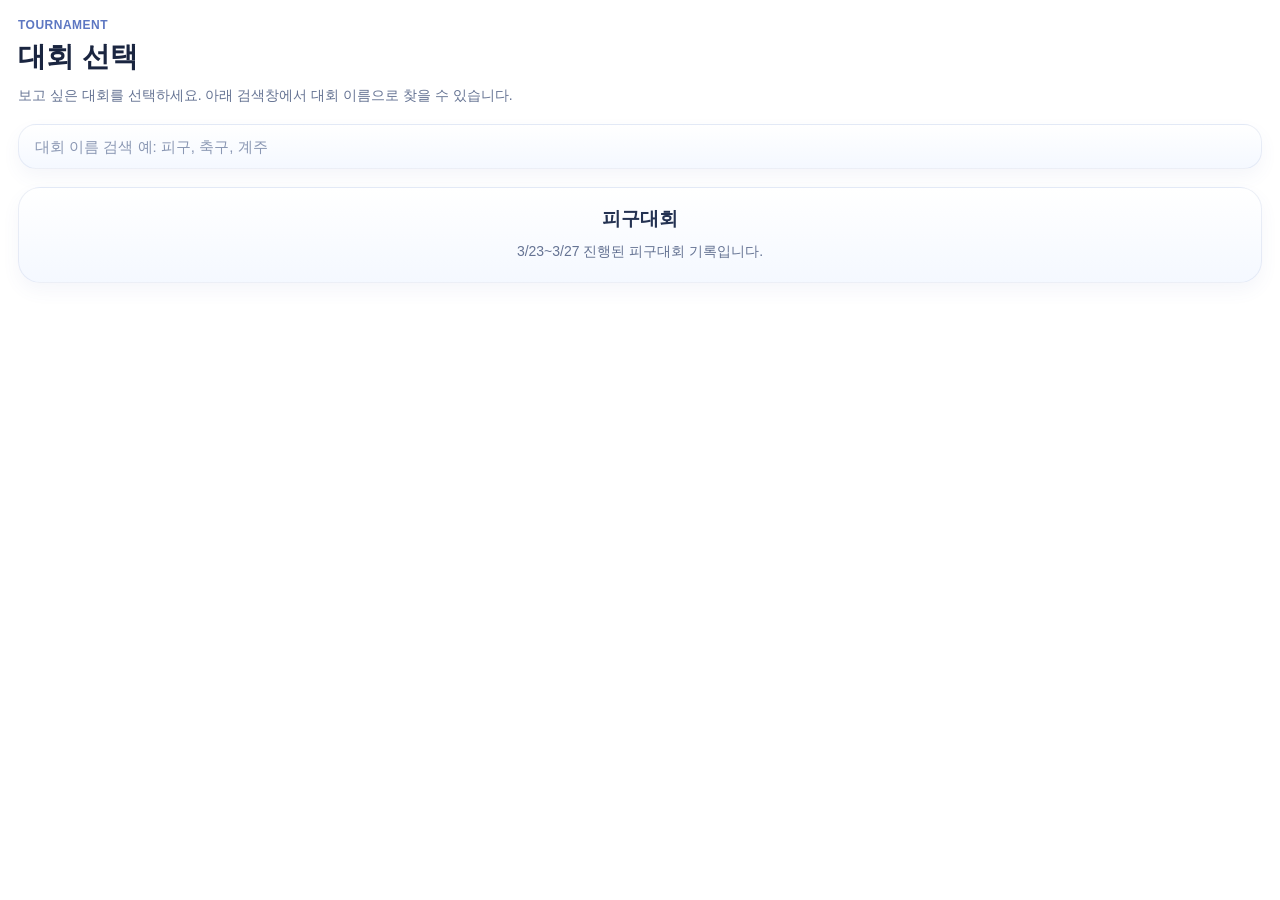
<file: sections/tournament.html>
<!doctype html>
<html lang="ko">
  <head>
    <meta charset="UTF-8" />
    <meta name="viewport" content="width=device-width, initial-scale=1.0" />
    <link rel="stylesheet" href="../scrollbar.css" />
    <style>
      * {
        box-sizing: border-box;
      }

      body {
        margin: 0;
        padding: 18px;
        background: transparent;
        font-family: "Pretendard", "Malgun Gothic", sans-serif;
        color: #1a2540;
      }

      .app-shell {
        display: grid;
        gap: 16px;
      }

      .topbar {
        display: flex;
        align-items: center;
        gap: 12px;
        flex-wrap: wrap;
      }

      .back-btn {
        border: 0;
        border-radius: 999px;
        padding: 10px 14px;
        font: inherit;
        font-size: 14px;
        font-weight: 800;
        cursor: pointer;
        background: linear-gradient(135deg, #eef3ff, #f2fbff);
        color: #4f69b9;
        box-shadow: 0 8px 18px rgba(88, 109, 165, 0.08);
        display: none;
      }

      .back-btn.show {
        display: inline-flex;
        align-items: center;
        gap: 6px;
      }

      .page-title-box {
        flex: 1;
        min-width: 0;
      }

      .page-kicker {
        font-size: 12px;
        font-weight: 900;
        color: #5d77c2;
        letter-spacing: 0.5px;
        margin-bottom: 6px;
      }

      .page-title {
        font-size: 28px;
        font-weight: 900;
        margin: 0;
        color: #1a2540;
      }

      .page-desc {
        margin-top: 8px;
        color: #657393;
        line-height: 1.7;
        font-size: 14px;
      }

      .search-box {
        display: flex;
        gap: 10px;
        align-items: center;
        background: linear-gradient(
          180deg,
          rgba(255, 255, 255, 0.96),
          rgba(244, 248, 255, 0.96)
        );
        border: 1px solid rgba(122, 143, 191, 0.14);
        border-radius: 18px;
        padding: 12px 14px;
        box-shadow: 0 8px 18px rgba(88, 109, 165, 0.06);
      }

      .search-input {
        width: 100%;
        border: none;
        outline: none;
        background: transparent;
        font: inherit;
        font-size: 15px;
        color: #1a2540;
      }

      .search-input::placeholder {
        color: #8a97b3;
      }

      .list-view,
      .detail-view {
        display: none;
      }

      .list-view.active,
      .detail-view.active {
        display: block;
      }

      .tournament-list {
        display: grid;
        gap: 14px;
      }

      .tournament-card {
        border: 1px solid rgba(122, 143, 191, 0.14);
        border-radius: 22px;
        padding: 18px;
        background: linear-gradient(
          180deg,
          rgba(255, 255, 255, 0.96),
          rgba(244, 248, 255, 0.96)
        );
        box-shadow: 0 8px 18px rgba(88, 109, 165, 0.06);
        cursor: pointer;
        transition:
          transform 0.18s ease,
          box-shadow 0.18s ease;
      }

      .tournament-card:hover {
        transform: translateY(-2px);
        box-shadow: 0 12px 24px rgba(88, 109, 165, 0.1);
      }

      .tournament-name {
        font-size: 19px;
        font-weight: 900;
        color: #243252;
        margin-bottom: 8px;
      }

      .tournament-meta {
        font-size: 14px;
        color: #657393;
        line-height: 1.7;
      }

      .empty-state {
        border: 1px dashed rgba(122, 143, 191, 0.24);
        border-radius: 20px;
        padding: 24px;
        background: rgba(255, 255, 255, 0.65);
        color: #73819d;
        line-height: 1.8;
        font-size: 14px;
      }

      .tournament-card-list {
        display: grid;
        gap: 14px;
      }

      .round-card {
        background: linear-gradient(
          180deg,
          rgba(255, 255, 255, 0.96),
          rgba(244, 248, 255, 0.96)
        );
        border: 1px solid rgba(122, 143, 191, 0.14);
        border-radius: 20px;
        padding: 16px;
        box-shadow: 0 8px 18px rgba(88, 109, 165, 0.06);
      }

      .round-title {
        margin: 0 0 10px;
        font-size: 18px;
        font-weight: 900;
        color: #243252;
      }

      .round-title:not(:first-child) {
        margin-top: 18px;
      }

      .match-item {
        padding: 12px 14px;
        border-radius: 14px;
        background: white;
        border: 1px solid rgba(122, 143, 191, 0.12);
        margin-bottom: 8px;
        font-weight: 700;
        line-height: 1.6;
      }

      .match-item:last-child {
        margin-bottom: 0;
      }

      @media (max-width: 768px) {
        body {
          padding: 14px;
        }

        .page-title {
          font-size: 24px;
        }

        .tournament-name {
          font-size: 17px;
        }
      }
    </style>
  </head>
  <body>
    <div class="app-shell">
      <div class="topbar">
        <button class="back-btn" id="backBtn" onclick="goToList()">←</button>

        <div class="page-title-box">
          <div class="page-kicker">TOURNAMENT</div>
          <h1 class="page-title" id="mainTitle">대회 선택</h1>
          <div class="page-desc" id="mainDesc">
            보고 싶은 대회를 선택하세요. 아래 검색창에서 대회 이름으로 찾을 수
            있습니다.
          </div>
        </div>
      </div>

      <div class="list-view active" id="listView">
        <div class="search-box">
          <input
            type="text"
            id="searchInput"
            class="search-input"
            placeholder="대회 이름 검색 예: 피구, 축구, 계주"
            oninput="renderTournamentList()"
          />
        </div>
        <br />

        <div class="tournament-list" id="tournamentList"></div>
      </div>

      <div class="detail-view" id="detailView">
        <div class="tournament-card-list" id="detailContent"></div>
      </div>
    </div>
    <script src="../info/tournament.js"></script>
    <script>
      const listView = document.getElementById("listView");
      const detailView = document.getElementById("detailView");
      const tournamentList = document.getElementById("tournamentList");
      const detailContent = document.getElementById("detailContent");
      const searchInput = document.getElementById("searchInput");
      const backBtn = document.getElementById("backBtn");
      const mainTitle = document.getElementById("mainTitle");
      const mainDesc = document.getElementById("mainDesc");

      function renderTournamentList() {
        const keyword = searchInput.value.trim().toLowerCase();

        const filtered = tournaments.filter((tournament) =>
          tournament.name.toLowerCase().includes(keyword),
        );

        tournamentList.innerHTML = "";

        if (filtered.length === 0) {
          tournamentList.innerHTML = `
            <div class="empty-state">
              검색된 대회가 없습니다.<br />
              다른 이름으로 다시 검색해보세요.
            </div>
          `;
          return;
        }

        filtered.forEach((tournament) => {
          const card = document.createElement("button");
          card.type = "button";
          card.className = "tournament-card";
          card.onclick = () => openTournament(tournament.id);

          card.innerHTML = `
            <div class="tournament-name">${tournament.name}</div>
            <div class="tournament-meta">${tournament.desc}</div>
          `;

          tournamentList.appendChild(card);
        });
      }

      function openTournament(id) {
        const tournament = tournaments.find((item) => item.id === id);
        if (!tournament) return;

        listView.classList.remove("active");
        detailView.classList.add("active");
        backBtn.classList.add("show");

        mainTitle.textContent = tournament.name;
        mainDesc.textContent =
          "왼쪽 상단 뒤로가기 버튼을 누르면 대회 선택 화면으로 돌아갑니다.";

        detailContent.innerHTML = "";

        tournament.rounds.forEach((round) => {
          const roundCard = document.createElement("div");
          roundCard.className = "round-card";

          const itemsHtml = round.items
            .map((item) => `<div class="match-item">${item}</div>`)
            .join("");

          roundCard.innerHTML = `
            <h3 class="round-title">${round.title}</h3>
            ${itemsHtml}
          `;

          detailContent.appendChild(roundCard);
        });

        window.scrollTo({ top: 0, behavior: "smooth" });
      }

      function goToList() {
        detailView.classList.remove("active");
        listView.classList.add("active");
        backBtn.classList.remove("show");

        mainTitle.textContent = "대회 선택";
        mainDesc.textContent =
          "보고 싶은 대회를 선택하세요. 아래 검색창에서 대회 이름으로 찾을 수 있습니다.";
      }

      renderTournamentList();
    </script>
  </body>
</html>
</file>
<file: style.css>
* {
  box-sizing: border-box;
}

:root {
  --bg1: #f3f7ff;
  --bg2: #edf8ff;
  --card: rgba(255, 255, 255, 0.9);
  --line: rgba(120, 145, 210, 0.16);
  --text: #1a2540;
  --sub: #657393;
  --accent: #6d8dff;
  --accent2: #8fd2ff;
  --shadow: 0 16px 40px rgba(88, 111, 175, 0.12);
}
/* :root {
  --bg1: #1966ff;
  --bg2: #f6fbff;
  --card: rgba(255, 255, 255, 0.9);
  --line: rgba(120, 145, 210, 0.16);
  --text: rgb(14 26 75);
  --sub: #8798bf;
  --accent: #9db2ff;
  --accent2: #4eb8ff;
  --shadow: 0 16px 40px rgb(0 0 0 / 12%);
} */
html,
body {
  margin: 0;
  padding: 0;
  font-family: "Pretendard", "Malgun Gothic", sans-serif;
  color: var(--text);
  background:
    radial-gradient(circle at top left, #dfe9ff 0%, transparent 30%),
    radial-gradient(circle at top right, #e7f8ff 0%, transparent 26%),
    linear-gradient(180deg, var(--bg1), var(--bg2));
  overflow-x: hidden;
  overflow-y: auto;
  scrollbar-width: none;
  -ms-overflow-style: none;
}

html::-webkit-scrollbar,
body::-webkit-scrollbar {
  display: none;
  width: 0;
  height: 0;
}

body {
  min-height: 100vh;
}

/* =========================
   상단
========================= */
.topbar {
  position: fixed;
  top: 0;
  left: 0;
  width: 100%;
  z-index: 1000;
  backdrop-filter: blur(10px);
  background: rgba(243, 247, 255, 0.78);
  border-bottom: 1px solid rgba(130, 150, 205, 0.14);
}

.topbar-inner {
  width: min(1180px, calc(100% - 24px));
  margin: 0 auto;
  display: grid;
  grid-template-columns: 1.3fr 0.7fr;
  gap: 14px;
  padding: 14px 0;
}

.motto-box,
.status-box {
  background: rgba(255, 255, 255, 0.82);
  border: 1px solid rgba(130, 150, 205, 0.14);
  border-radius: 22px;
  box-shadow: var(--shadow);
  padding: 16px 18px;
}

.status-box {
  display: none;
}

.label {
  font-size: 12px;
  font-weight: 800;
  color: #5673c6;
  margin-bottom: 8px;
  letter-spacing: 0.4px;
}

.motto-main {
  font-size: clamp(18px, 2.4vw, 28px);
  font-weight: 900;
  line-height: 1.25;
  margin-bottom: 6px;
}

.motto-sub,
.status-desc {
  color: var(--sub);
  font-size: 14px;
  line-height: 1.65;
}

.status-title {
  font-size: 18px;
  font-weight: 900;
  margin-bottom: 6px;
}

/* =========================
   레이아웃
========================= */
.wrap {
  width: min(1180px, calc(100% - 24px));
  margin: 0 auto;
  padding: 120px 0 28px;
}

.hero {
  padding: 0 0 18px;
}

.hero-card {
  background: linear-gradient(
    135deg,
    rgba(255, 255, 255, 0.94),
    rgba(255, 255, 255, 0.76)
  );
  border: 1px solid rgba(130, 150, 205, 0.16);
  border-radius: 30px;
  box-shadow: var(--shadow);
  padding: 28px;
}

.hero-badge {
  display: inline-block;
  padding: 9px 14px;
  border-radius: 999px;
  background: linear-gradient(135deg, #eef3ff, #f2fbff);
  color: #4f69b9;
  font-size: 13px;
  font-weight: 800;
}

h1 {
  margin: 14px 0 10px;
  font-size: clamp(30px, 5vw, 56px);
  line-height: 1.08;
}

.hero-text {
  max-width: 760px;
  color: var(--sub);
  font-size: 15px;
  line-height: 1.8;
}

.main-grid {
  display: grid;
  grid-template-columns: 320px 1fr;
  gap: 18px;
  align-items: start;
  min-width: 0;
}

.menu-card,
.content-card {
  background: rgba(255, 255, 255, 0.88);
  border: 1px solid rgba(130, 150, 205, 0.14);
  border-radius: 26px;
  box-shadow: var(--shadow);
}

.menu-card {
  padding: 18px;
  position: sticky;
  top: 120px;
}

.content-card {
  padding: 22px;
  min-height: 720px;
  min-width: 0;
}

/* =========================
   메뉴
========================= */
.menu-title {
  font-size: 20px;
  font-weight: 900;
  margin-bottom: 6px;
}

.menu-sub {
  font-size: 14px;
  color: var(--sub);
  line-height: 1.65;
  margin-bottom: 16px;
}

.menu-list {
  display: grid;
  gap: 10px;
}

.menu-btn {
  width: 100%;
  border: 1px solid rgba(130, 150, 205, 0.14);
  border-radius: 18px;
  padding: 14px;
  text-align: left;
  cursor: pointer;
  background: linear-gradient(180deg, #ffffff, #f6f9ff);
  box-shadow: 0 10px 24px rgba(88, 108, 168, 0.06);
  transition: 0.18s ease;
}

.menu-btn:hover {
  transform: translateY(-2px);
  box-shadow: 0 14px 28px rgba(88, 108, 168, 0.1);
}

.menu-btn.active {
  background: linear-gradient(135deg, var(--accent), var(--accent2));
  color: white;
  border-color: transparent;
}

.menu-btn .k {
  display: block;
  font-size: 17px;
  font-weight: 900;
  margin-bottom: 4px;
}

.menu-btn .s {
  display: block;
  font-size: 13px;
  line-height: 1.5;
  opacity: 0.92;
}

/* =========================
   페이지
========================= */
.page {
  display: none;
  animation: fadeIn 0.2s ease;
}

.page.active {
  display: block;
}

@keyframes fadeIn {
  from {
    opacity: 0;
    transform: translateY(4px);
  }
  to {
    opacity: 1;
    transform: translateY(0);
  }
}

.page-header {
  display: flex;
  align-items: center;
  gap: 14px;
  margin-bottom: 18px;
}

.page-icon {
  width: 52px;
  height: 52px;
  border-radius: 18px;
  display: grid;
  place-items: center;
  font-size: 24px;
  background: linear-gradient(135deg, #eef3ff, #eefbff);
}

.page-title {
  font-size: clamp(24px, 3vw, 34px);
  font-weight: 900;
  line-height: 1.2;
}

.page-desc {
  margin-top: 4px;
  font-size: 14px;
  color: var(--sub);
  line-height: 1.65;
}

.placeholder {
  border: 2px dashed rgba(122, 143, 191, 0.22);
  border-radius: 22px;
  min-height: 220px;
  background: linear-gradient(
    180deg,
    rgba(255, 255, 255, 0.65),
    rgba(244, 248, 255, 0.92)
  );
  padding: 22px;
  line-height: 1.85;
  font-size: 15px;
}

.placeholder.small {
  min-height: 110px;
}

.placeholder.large {
  min-height: 360px;
}

.sub-grid {
  display: grid;
  grid-template-columns: repeat(2, minmax(0, 1fr));
  gap: 14px;
}

.mini-card {
  background: linear-gradient(
    180deg,
    rgba(255, 255, 255, 0.92),
    rgba(244, 248, 255, 0.92)
  );
  border: 1px solid rgba(122, 143, 191, 0.14);
  border-radius: 20px;
  padding: 16px;
  min-height: 130px;
}

.mini-title {
  font-size: 16px;
  font-weight: 800;
  margin-bottom: 10px;
}

/* =========================
   자리배치
========================= */
.teacher-zone {
  border-radius: 18px;
  padding: 14px;
  background: linear-gradient(135deg, #dce8ff, #e8f8ff);
  color: #4b69b8;
  font-weight: 900;
  text-align: center;
  margin-bottom: 16px;
}

.seat-area {
  display: grid;
  grid-template-columns: 1.1fr 0.9fr;
  gap: 16px;
}

#seatLayout {
  display: grid;
  gap: 14px;
}

.soft-layout-row {
  display: grid;
  grid-template-columns: repeat(3, minmax(0, 1fr));
  gap: 22px;
  align-items: start;
}

.seat-pair {
  display: grid;
  grid-template-columns: repeat(2, minmax(0, 1fr));
  gap: 10px;
}

.seat {
  border: 1px solid rgba(122, 143, 191, 0.16);
  background: linear-gradient(135deg, #ffffff, #f7fbff 55%, #eef4ff);
  border-radius: 22px;
  min-height: 96px;
  padding: 14px 10px;
  box-shadow: 0 12px 24px rgba(90, 113, 174, 0.08);
  color: var(--text);
  font: inherit;
  display: flex;
  align-items: center;
  justify-content: center;
}

.seat-name {
  font-size: 16px;
  font-weight: 900;
  color: #243252;
  word-break: keep-all;
  text-align: center;
}

/* =========================
   기록 패널
========================= */
.history-panel {
  background: linear-gradient(
    180deg,
    rgba(250, 252, 255, 0.96),
    rgba(244, 248, 255, 0.96)
  );
  border: 1px solid rgba(122, 143, 191, 0.14);
  border-radius: 22px;
  padding: 16px;
  min-height: 620px;
  display: flex;
  flex-direction: column;
  gap: 12px;
  min-width: 0;
}

.history-title {
  font-size: 22px;
  font-weight: 900;
}

.history-sub {
  font-size: 14px;
  color: var(--sub);
  line-height: 1.65;
  margin-top: -4px;
}

.history-controls {
  display: flex;
  gap: 10px;
  flex-wrap: wrap;
  align-items: center;
}

.history-select,
.history-search {
  border: 1px solid rgba(122, 143, 191, 0.18);
  background: linear-gradient(180deg, #ffffff, #f5f8ff);
  border-radius: 14px;
  padding: 10px 12px;
  font: inherit;
  color: var(--text);
}

.history-search {
  min-width: 180px;
  flex: 1;
}

.history-meta {
  font-size: 13px;
  color: #6f7d98;
  line-height: 1.6;
}

.history-scroll {
  flex: 1;
  min-width: 0;
  max-width: 100%;
  border: 1px dashed rgba(122, 143, 191, 0.24);
  border-radius: 18px;
  background: white;
  padding: 16px;
  overflow-x: auto;
  overflow-y: auto;
  max-height: 520px;
  -webkit-overflow-scrolling: touch;
}

.history-item {
  position: relative;
  padding-left: 18px;
  margin-bottom: 18px;
  border-left: 3px solid #dbe5ff;
  min-width: 0;
}

.history-item:last-child {
  margin-bottom: 0;
}

.history-date {
  display: inline-block;
  background: linear-gradient(135deg, #eef3ff, #f1fbff);
  color: #4d69bc;
  font-size: 13px;
  font-weight: 900;
  padding: 6px 10px;
  border-radius: 999px;
  margin-bottom: 10px;
}

.history-empty {
  color: #73819d;
  line-height: 1.8;
  font-size: 14px;
}

.history-seat-map-wrap {
  width: 100%;
  max-width: 100%;
  min-width: 0;
  overflow-x: auto;
  overflow-y: hidden;
  padding-bottom: 6px;
  -webkit-overflow-scrolling: touch;
  scrollbar-width: none;
}

.history-seat-map-wrap::-webkit-scrollbar {
  display: none;
}

.history-seat-map {
  display: flex;
  flex-direction: column;
  gap: 14px;
  width: max-content;
  min-width: max-content;
}

.history-map-row {
  display: flex;
  flex-direction: row;
  flex-wrap: nowrap;
  gap: 16px;
}

.history-map-pair {
  display: grid;
  grid-template-columns: repeat(2, 74px);
  gap: 8px;
  flex: 0 0 auto;
}

.history-map-seat {
  width: 74px;
  height: 74px;
  box-sizing: border-box;
  display: flex;
  align-items: center;
  justify-content: center;
  text-align: center;
  padding: 6px;
  border-radius: 14px;
  white-space: nowrap;
  word-break: keep-all;
  background: linear-gradient(135deg, #ffffff, #f3f8ff);
  border: 1px solid rgba(122, 143, 191, 0.14);
  font-size: 14px;
  font-weight: 800;
  color: #2c395a;
}

/* =========================
   대진표
========================= */
.bracket-shell {
  overflow-x: auto;
  padding-bottom: 4px;
}

.bracket {
  min-width: 860px;
  display: grid;
  grid-template-columns: repeat(4, minmax(140px, 1fr));
  gap: 26px;
  align-items: center;
  margin-top: 8px;
}

.round-col {
  display: flex;
  flex-direction: column;
  justify-content: space-around;
  gap: 18px;
  min-height: 520px;
}

.round-col.champion {
  justify-content: center;
}

.round-label {
  font-size: 13px;
  font-weight: 900;
  color: #5f77bf;
  text-align: center;
  margin-bottom: 6px;
}

.match {
  position: relative;
  display: flex;
  flex-direction: column;
  gap: 10px;
}

.team-box {
  position: relative;
  background: linear-gradient(180deg, #ffffff, #f3f8ff);
  border: 1px solid rgba(122, 143, 191, 0.16);
  border-radius: 16px;
  min-height: 60px;
  display: flex;
  align-items: center;
  padding: 0 16px;
  font-weight: 900;
  box-shadow: 0 10px 20px rgba(88, 109, 165, 0.06);
}

.team-box::after {
  content: "";
  position: absolute;
  right: -14px;
  top: 50%;
  width: 14px;
  height: 2px;
  background: #c0cdea;
  transform: translateY(-50%);
}

.round-col.champion .team-box::after {
  display: none;
}

.connector-group {
  position: absolute;
  right: -26px;
  top: 50%;
  width: 26px;
  height: calc(100% + 10px);
  transform: translateY(-50%);
  pointer-events: none;
}

.connector-group::before,
.connector-group::after,
.connector-mid {
  content: "";
  position: absolute;
  background: #c0cdea;
}

.connector-group::before {
  right: 12px;
  top: 15px;
  width: 2px;
  height: calc(50% - 15px);
}

.connector-group::after {
  right: 12px;
  bottom: 15px;
  width: 2px;
  height: calc(50% - 15px);
}

.connector-mid {
  right: 0;
  top: 50%;
  width: 14px;
  height: 2px;
  transform: translateY(-50%);
}

.winner-box {
  background: linear-gradient(135deg, var(--accent), var(--accent2));
  color: white;
  justify-content: center;
  text-align: center;
  min-height: 80px;
  font-size: 18px;
}

.winner-box::before {
  content: "🏆 ";
}

.winner-box::after {
  display: none;
}

.mobile-bracket {
  display: none;
  gap: 14px;
}

.mobile-round {
  background: linear-gradient(
    180deg,
    rgba(255, 255, 255, 0.94),
    rgba(244, 248, 255, 0.94)
  );
  border: 1px solid rgba(122, 143, 191, 0.14);
  border-radius: 18px;
  padding: 14px;
}

.mobile-round h3 {
  margin: 0 0 10px;
  font-size: 16px;
}

.mobile-item {
  padding: 10px 12px;
  border-radius: 14px;
  background: white;
  border: 1px solid rgba(122, 143, 191, 0.12);
  margin-bottom: 8px;
  font-weight: 700;
}

/* =========================
   기타
========================= */
.rules-frame {
  width: 100%;
  min-height: 600px;
  border: none;
  border-radius: 20px;
}

.tip {
  margin-top: 14px;
  font-size: 13px;
  color: #7887a3;
  line-height: 1.7;
}

footer {
  padding: 18px 0 6px;
  text-align: center;
  color: #6f7d98;
  font-size: 14px;
}

/* =========================
   모바일 상단 메뉴
========================= */
.mobile-top-menu {
  display: none;
}

.mobile-top-menu-inner {
  display: flex;
  gap: 10px;
  width: max-content;
  transform-origin: left center;
}

.mobile-top-btn {
  flex: 0 0 auto;
  border: 0;
  border-radius: 999px;
  padding: 10px 14px;
  font: inherit;
  font-size: 14px;
  font-weight: 800;
  white-space: nowrap;
  cursor: pointer;
  background: rgba(255, 255, 255, 0.9);
  color: var(--text);
  box-shadow: 0 8px 18px rgba(88, 108, 168, 0.08);
}

.mobile-top-btn.active {
  background: linear-gradient(135deg, var(--accent), var(--accent2));
  color: #fff;
}

/* =========================
   반응형
========================= */
@media (max-width: 768px) {
  .topbar {
    position: static;
    width: 100%;
    z-index: auto;
    backdrop-filter: none;
    background: linear-gradient(180deg, var(--bg1), var(--bg2));
    border-bottom: none;
    overflow: visible;
  }

  .topbar-inner {
    width: 100%;
    margin: 0;
    padding: 0 10px;
    display: grid;
    grid-template-columns: 1fr;
    gap: 0;
    box-sizing: border-box;
  }

  .motto-box,
  .status-box {
    background: transparent;
    box-shadow: none;
    border: none;
    padding: 16px 0;
  }

  .wrap {
    width: 100%;
    margin: 0;
    padding: 8px 12px 28px;
    box-sizing: border-box;
    overflow-x: hidden;
  }

  .hero-card,
  .menu-card,
  .content-card {
    padding: 16px;
  }

  .content-card,
  .history-panel {
    min-height: auto;
  }

  .main-grid {
    grid-template-columns: 1fr;
  }

  .menu-card {
    display: none;
  }

  .mobile-top-menu {
    display: block;
    position: sticky;
    top: 0;
    z-index: 4000;
    width: 100%;
    max-width: 100%;
    padding: 8px 10px 12px;
    box-sizing: border-box;
    background: linear-gradient(180deg, var(--bg1), var(--bg2));
    border-bottom: 1px solid rgba(130, 150, 205, 0.1);
    -webkit-overflow-scrolling: touch;
    scrollbar-width: none;
  }

  .mobile-top-menu::-webkit-scrollbar {
    display: none;
  }

  .mobile-top-menu-inner {
    display: inline-flex;
    gap: 10px;
    width: max-content;
    min-width: 100%;
    padding-right: 14px;
    box-sizing: border-box;
    overflow-x: auto;
    overflow-y: hidden;
    -webkit-overflow-scrolling: touch;
    scrollbar-width: none;
  }

  .seat-area {
    grid-template-columns: 1fr;
  }

  .sub-grid {
    grid-template-columns: 1fr;
  }

  .bracket-shell {
    display: none;
  }

  .mobile-bracket {
    display: grid;
  }

  .history-scroll {
    overflow-x: auto !important;
    overflow-y: auto;
  }

  .history-seat-map {
    min-width: max-content !important;
  }

  .history-map-row {
    display: flex !important;
    flex-direction: row !important;
    flex-wrap: nowrap !important;
    gap: 16px;
  }

  .history-map-pair {
    display: grid !important;
    grid-template-columns: repeat(2, 74px) !important;
    flex: 0 0 auto !important;
    width: auto !important;
    min-width: auto !important;
    padding: 0 !important;
    background: transparent !important;
  }

  .history-map-seat {
    width: 74px !important;
    height: 74px !important;
    min-height: 74px !important;
    font-size: 14px !important;
    padding: 6px !important;
  }
}

@media (max-width: 760px) {
  .wrap,
  .topbar-inner {
    width: 100%;
  }
}
@media (max-width: 768px) {
  html,
  body {
    overflow: visible !important;
    height: auto !important;
  }

  .mobile-top-menu {
    position: sticky !important;
    top: 0 !important;
    z-index: 4000 !important;
  }
}
@media (max-width: 768px) {
  html,
  body {
    overflow-x: hidden !important;
    overflow-y: auto !important;
    height: auto !important;
  }

  .mobile-top-menu {
    position: sticky !important;
    top: 0 !important;
    z-index: 4000 !important;
    overflow-x: hidden !important;
  }
}
.history-note {
  margin-bottom: 10px;
  padding: 10px 12px;
  border-radius: 14px;
  background: linear-gradient(135deg, #fff8ec, #f7fbff);
  border: 1px solid rgba(122, 143, 191, 0.14);
  color: #5b6785;
  font-size: 14px;
  line-height: 1.7;
  font-weight: 700;
}
/* =========================
   모바일 우측 햄버거 버튼 + 사이드 메뉴
========================= */

.mobile-fab-menu,
.mobile-menu-backdrop,
.mobile-side-menu {
  display: none;
}

@media (max-width: 768px) {
  .mobile-top-menu {
    display: none !important;
  }

  .mobile-fab-menu {
    position: fixed;
    top: 14px;
    right: 14px;
    z-index: 5000;
    display: flex;
    align-items: center;
    justify-content: center;
    width: 52px;
    height: 52px;
    border: 1px solid rgba(130, 150, 205, 0.16);
    border-radius: 18px;
    background: rgba(255, 255, 255, 0.92);
    box-shadow: 0 12px 28px rgba(88, 108, 168, 0.14);
    backdrop-filter: blur(10px);
    cursor: pointer;
    transition:
      opacity 0.22s ease,
      transform 0.22s ease,
      box-shadow 0.22s ease;
  }

  .mobile-fab-menu:active {
    transform: scale(0.96);
  }

  .mobile-fab-menu span {
    position: absolute;
    width: 22px;
    height: 2.5px;
    border-radius: 999px;
    background: #4f69b9;
    transition:
      transform 0.28s ease,
      opacity 0.2s ease,
      top 0.28s ease;
  }

  .mobile-fab-menu span:nth-child(1) {
    top: 17px;
  }

  .mobile-fab-menu span:nth-child(2) {
    top: 24px;
  }

  .mobile-fab-menu span:nth-child(3) {
    top: 31px;
  }

  body.mobile-menu-open .mobile-fab-menu {
    opacity: 0;
    pointer-events: none;
    transform: scale(0.92);
  }

  .mobile-menu-backdrop {
    position: fixed;
    inset: 0;
    z-index: 4997;
    display: block;
    background: rgba(76, 94, 140, 0.18);
    backdrop-filter: blur(2px);
    opacity: 0;
    pointer-events: none;
    transition: opacity 0.28s ease;
  }

  .mobile-menu-backdrop.show {
    opacity: 1;
    pointer-events: auto;
  }

  .mobile-side-menu {
    position: fixed;
    top: 0;
    right: 0;
    z-index: 4998;
    display: flex;
    flex-direction: column;
    width: 66.6667vw;
    max-width: 360px;
    height: 100dvh;
    padding: 18px 16px 20px;
    box-sizing: border-box;
    background: linear-gradient(
      180deg,
      rgba(255, 255, 255, 0.97),
      rgba(244, 248, 255, 0.97)
    );
    border-left: 1px solid rgba(130, 150, 205, 0.14);
    box-shadow: -16px 0 36px rgba(88, 111, 175, 0.16);
    transform: translateX(108%);
    transition: transform 0.32s ease;
    overflow-y: auto;
  }

  body.mobile-menu-open .mobile-side-menu {
    transform: translateX(0);
  }

  .mobile-side-menu-head {
    display: flex;
    align-items: center;
    justify-content: space-between;
    gap: 12px;
    margin-bottom: 18px;
  }

  .mobile-side-menu-title {
    font-size: 22px;
    font-weight: 900;
    color: var(--text);
  }

  .mobile-side-close {
    width: 42px;
    height: 42px;
    border: 1px solid rgba(130, 150, 205, 0.14);
    border-radius: 14px;
    background: linear-gradient(180deg, #ffffff, #f6f9ff);
    color: #5c74c0;
    font-size: 20px;
    font-weight: 700;
    cursor: pointer;
    box-shadow: 0 8px 18px rgba(88, 108, 168, 0.08);
  }

  .mobile-side-menu-list {
    display: flex;
    flex-direction: column;
    gap: 10px;
  }

  .mobile-side-btn {
    width: 100%;
    border: 1px solid rgba(130, 150, 205, 0.14);
    border-radius: 18px;
    padding: 14px 15px;
    text-align: left;
    cursor: pointer;
    font: inherit;
    font-size: 15px;
    font-weight: 800;
    color: var(--text);
    background: linear-gradient(180deg, #ffffff, #f6f9ff);
    box-shadow: 0 10px 24px rgba(88, 108, 168, 0.06);
    transition:
      transform 0.18s ease,
      box-shadow 0.18s ease,
      background 0.18s ease;
  }

  .mobile-side-btn:active {
    transform: scale(0.985);
  }

  .mobile-side-btn.active {
    background: linear-gradient(135deg, var(--accent), var(--accent2));
    color: #fff;
    border-color: transparent;
  }
}
/* =========================
   생일 알림 모달
========================= */

.birthday-alert-overlay {
  position: fixed;
  inset: 0;
  z-index: 7000;
  display: flex;
  align-items: center;
  justify-content: center;
  padding: 20px;
  background: rgba(76, 94, 140, 0.2);
  backdrop-filter: blur(4px);
  animation: birthdayFadeIn 0.22s ease;
}

.birthday-alert-overlay.hide {
  animation: birthdayFadeOut 0.22s ease forwards;
}

.birthday-alert-modal {
  width: min(460px, 100%);
  background: linear-gradient(
    180deg,
    rgba(255, 255, 255, 0.97),
    rgba(244, 248, 255, 0.97)
  );
  border: 1px solid rgba(130, 150, 205, 0.14);
  border-radius: 28px;
  box-shadow: 0 20px 48px rgba(88, 111, 175, 0.18);
  padding: 26px 22px 22px;
  text-align: center;
  animation: birthdayPopIn 0.26s ease;
}

.birthday-alert-icon {
  font-size: 44px;
  margin-bottom: 10px;
}

.birthday-alert-title {
  font-size: 24px;
  font-weight: 900;
  color: var(--text);
  margin-bottom: 8px;
}

.birthday-alert-names {
  font-size: 22px;
  font-weight: 900;
  line-height: 1.4;
  margin-bottom: 8px;
  color: #4d69bc;
}

.birthday-alert-desc {
  font-size: 14px;
  color: var(--sub);
  line-height: 1.7;
  margin-bottom: 18px;
}

.birthday-alert-close {
  border: 1px solid rgba(130, 150, 205, 0.14);
  border-radius: 16px;
  padding: 12px 18px;
  font: inherit;
  font-size: 15px;
  font-weight: 800;
  color: #fff;
  background: linear-gradient(135deg, var(--accent), var(--accent2));
  cursor: pointer;
  box-shadow: 0 10px 24px rgba(88, 108, 168, 0.12);
}

@keyframes birthdayFadeIn {
  from {
    opacity: 0;
  }
  to {
    opacity: 1;
  }
}

@keyframes birthdayFadeOut {
  from {
    opacity: 1;
  }
  to {
    opacity: 0;
  }
}

@keyframes birthdayPopIn {
  from {
    opacity: 0;
    transform: translateY(10px) scale(0.96);
  }
  to {
    opacity: 1;
    transform: translateY(0) scale(1);
  }
}

@media (max-width: 768px) {
  .birthday-alert-modal {
    border-radius: 24px;
    padding: 24px 18px 18px;
  }

  .birthday-alert-title {
    font-size: 21px;
  }

  .birthday-alert-names {
    font-size: 19px;
  }

  .birthday-alert-desc {
    font-size: 13px;
  }

  .birthday-alert-close {
    width: 100%;
  }
}
.birthday-alert-person {
  margin-bottom: 12px;
}

.birthday-alert-person:last-of-type {
  margin-bottom: 0;
}

.birthday-alert-note {
  margin-top: 8px;
  padding: 10px 12px;
  border-radius: 14px;
  background: linear-gradient(135deg, #fff8ec, #f7fbff);
  border: 1px solid rgba(122, 143, 191, 0.14);
  color: #5b6785;
  font-size: 14px;
  line-height: 1.7;
  font-weight: 700;
}
</file>
<file: scrollbar.css>
/* ===== 전체 스크롤바 ===== */

/* 크롬 / 엣지 */
*::-webkit-scrollbar {
  width: 8px;
  height: 8px;
}

/* 트랙 (배경) */
*::-webkit-scrollbar-track {
  background: transparent;
}

/* 핵심: 유리 + 그라데이션 */
*::-webkit-scrollbar-thumb {
  border-radius: 999px;
  background: linear-gradient(
    135deg,
    rgba(180, 200, 255, 0.9),
    rgba(140, 220, 255, 0.9)
  );

  /* 유리 느낌 */
  backdrop-filter: blur(8px);

  /* 안쪽 하이라이트 */
  box-shadow:
    inset 0 0 6px rgba(255, 255, 255, 0.6),
    inset 0 0 2px rgba(255, 255, 255, 0.9),
    0 0 6px rgba(120, 150, 255, 0.25);

  transition: all 0.25s ease;
}

/* hover 시 반사 강조 */
*::-webkit-scrollbar-thumb:hover {
  background: linear-gradient(
    135deg,
    rgba(150, 170, 255, 1),
    rgba(110, 200, 255, 1)
  );

  box-shadow:
    inset 0 0 8px rgba(255, 255, 255, 0.9),
    inset 0 0 3px rgba(255, 255, 255, 1),
    0 0 10px rgba(120, 150, 255, 0.5);
}

/* ===== 파이어폭스 ===== */
* {
  scrollbar-width: thin;
  scrollbar-color: rgba(140, 180, 255, 0.8) transparent;
}
/* thumb 짧게 보이게 */
*::-webkit-scrollbar-thumb {
  min-height: 30px;
  min-width: 30px;

  border-radius: 999px;

  /* 핵심: 위아래 여백 느낌 */
  border: 2px solid transparent;
  background-clip: content-box;
}
mark {
  background: linear-gradient(135deg, #eef3ff, #dff4ff);
  color: #2a3f8f;
  padding: 2px 6px;
  border-radius: 6px;
  font-weight: 800;

  /* 살짝 입체감 */
  box-shadow:
    inset 0 0 4px rgba(255, 255, 255, 0.8),
    0 2px 6px rgba(120, 150, 255, 0.2);
}
</file>
